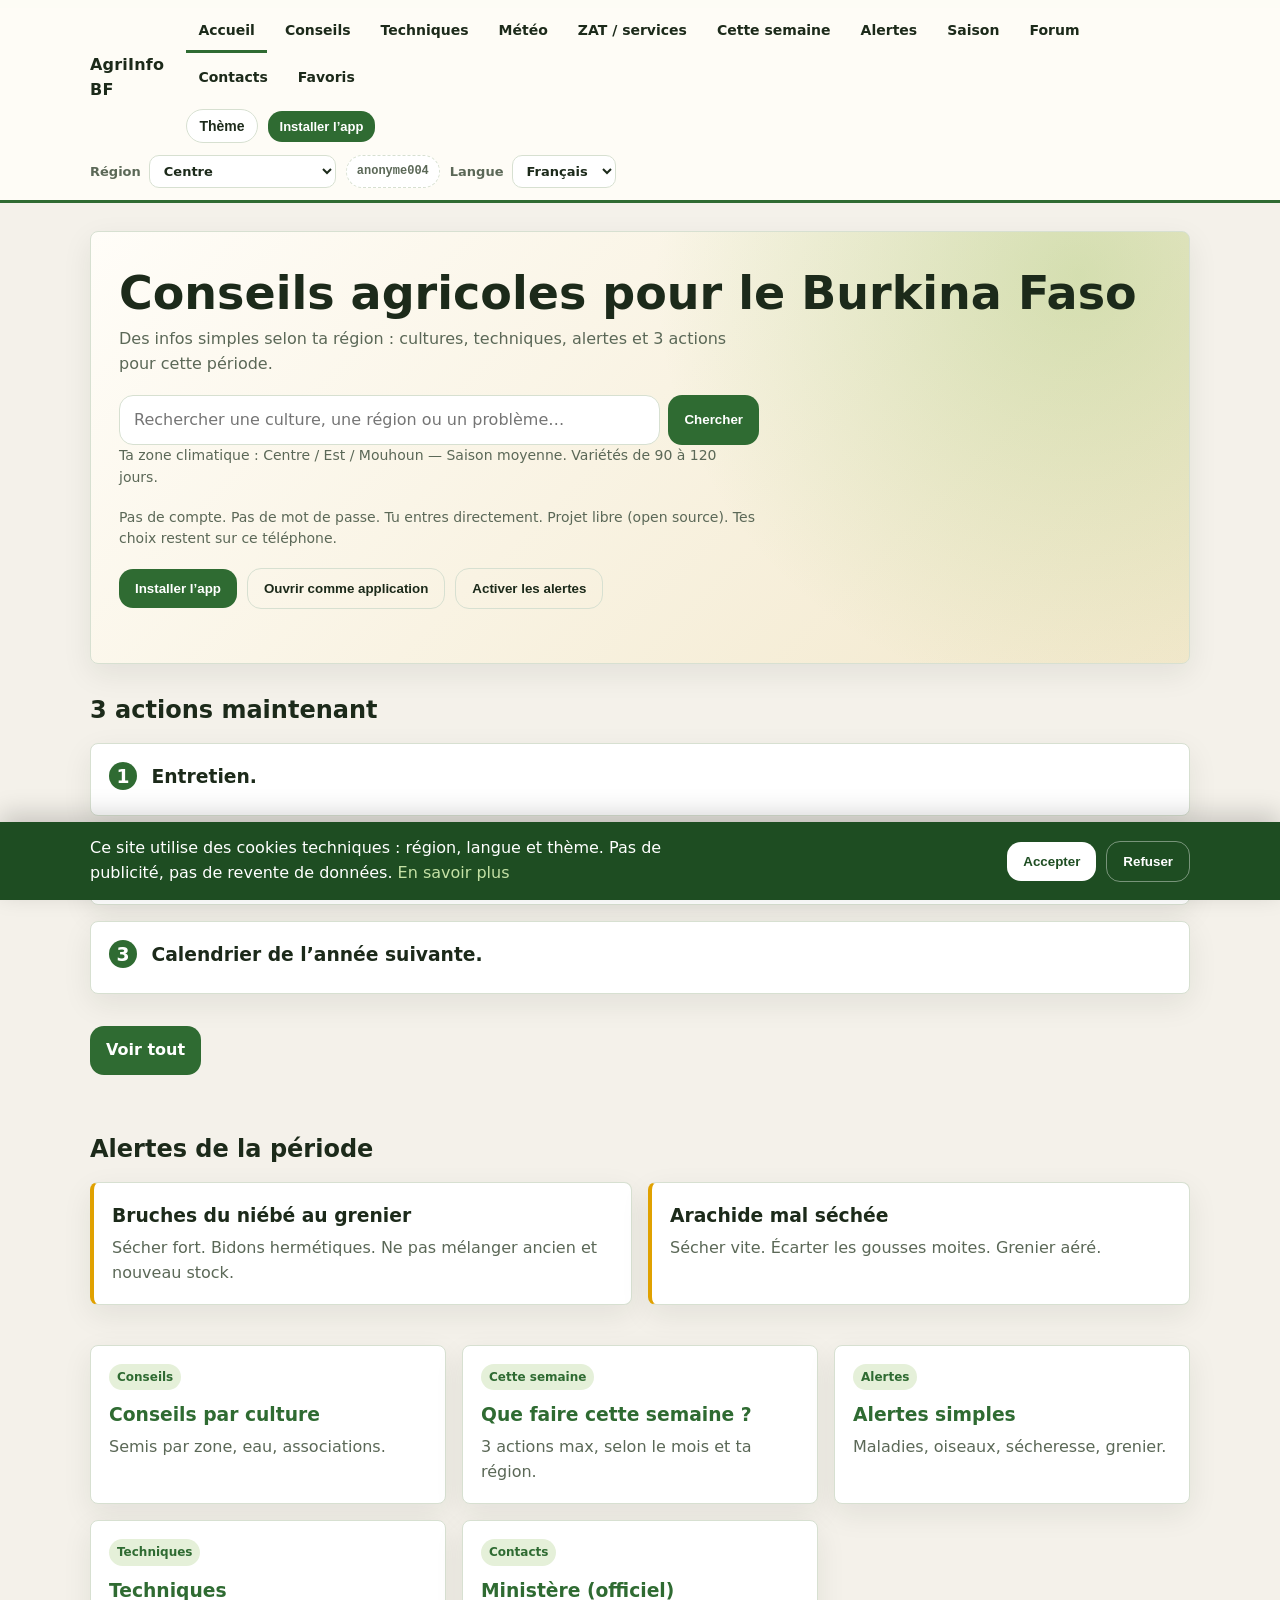
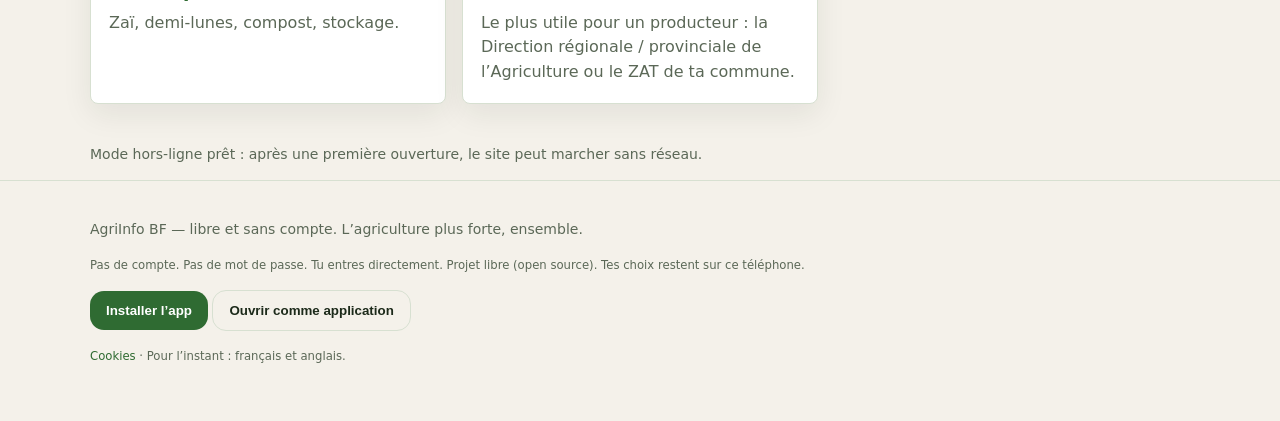
<file: index.html>
<!DOCTYPE html>
<html lang="fr">
<head>
  <meta charset="UTF-8" />
  <meta name="viewport" content="width=device-width, initial-scale=1" />
  <title>AgriInfo BF</title>
  <link rel="stylesheet" href="css/style.css" />
  <link rel="manifest" href="manifest.json" />
  <meta name="theme-color" content="#2f6b32" />
</head>
<body>
  <div id="header"></div>
  <main class="wrap">
    <section class="hero">
      <h1 id="heroTitre"></h1>
      <p id="heroTexte"></p>
      <form class="search" onsubmit="event.preventDefault(); AgriApp.search(document.getElementById('q').value)">
        <input id="q" />
        <button type="submit" id="btnSearch"></button>
      </form>
      <p class="note" id="zoneNote"></p>
      <p class="note" id="anonNote"></p>
      <p class="row" id="shellBtns"></p>
    </section>
    <section class="section">
      <h2 id="actTitle"></h2>
      <div id="actions" class="grid"></div>
    </section>
    <section class="section">
      <h2 id="alTitle"></h2>
      <div id="homeAlerts" class="grid cards-2"></div>
    </section>
    <section class="section grid cards-3" id="cards"></section>
    <p class="note" id="offline"></p>
  </main>
  <div id="footer"></div>
  <script src="js/i18n.js"></script>
  <script src="js/data.js"></script>
  <script src="js/app.js"></script>
  <script>
    document.getElementById("header").outerHTML = headerHTML();
    document.getElementById("footer").outerHTML = footerHTML();
    const t = (k) => AgriApp.t(k);
    const zone = AGRI.zones[AgriApp.zone()];
    document.getElementById("heroTitre").textContent = t("heroTitre");
    document.getElementById("heroTexte").textContent = t("heroTexte");
    document.getElementById("q").placeholder = t("searchPh");
    document.getElementById("btnSearch").textContent = t("chercher");
    document.getElementById("zoneNote").textContent = t("taZone") + " : " + zone.nom + " — " + zone.pluie;
    document.getElementById("anonNote").textContent = t("anonyme") + " " + t("openSource");
    document.getElementById("shellBtns").innerHTML = AgriApp.isApp()
      ? `<button class="btn" onclick="AgriApp.enableNotifs()">${t("activerNotifs")}</button>
         <button class="btn ghost" onclick="AgriApp.setShell('web')">${t("voirSite")}</button>`
      : `<button class="btn" onclick="AgriApp.installApp()">${t("installerApp")}</button>
         <button class="btn ghost" onclick="AgriApp.setShell('app')">${t("ouvrirApp")}</button>
         <button class="btn ghost" onclick="AgriApp.enableNotifs()">${t("activerNotifs")}</button>`;
    document.getElementById("offline").textContent = t("offlineOk");
    document.getElementById("actTitle").textContent = t("actionsJour");
    document.getElementById("alTitle").textContent = t("alertesDuMois");
    const month = new Date().getMonth();
    const zid = AgriApp.zone();
    document.getElementById("actions").innerHTML = AGRI.actions[zid][month].map((a, i) =>
      `<article class="card"><h3><span class="num">${i + 1}</span> ${a}</h3></article>`
    ).join("") + `<p><a class="btn" href="semaine.html">${t("voirTout")}</a></p>`;
    const cur = AGRI.alertes.filter((a) => a.quand.includes(month) && a.zones.includes(zid)).slice(0, 2);
    document.getElementById("homeAlerts").innerHTML = (cur.length ? cur : AGRI.alertes.slice(0, 2)).map((a) =>
      `<article class="card alert"><h3>${a.titre}</h3><p>${a.texte}</p></article>`
    ).join("");
    document.getElementById("cards").innerHTML = `
      <a class="card" href="conseils.html"><div class="tag">${t("conseils")}</div><h3>${t("cardCultures")}</h3><p>${t("cardCulturesTxt")}</p></a>
      <a class="card" href="semaine.html"><div class="tag">${t("semaine")}</div><h3>${t("cardSemaine")}</h3><p>${t("cardSemaineTxt")}</p></a>
      <a class="card" href="alertes.html"><div class="tag">${t("alertes")}</div><h3>${t("cardAlertes")}</h3><p>${t("cardAlertesTxt")}</p></a>
      <a class="card" href="techniques.html"><div class="tag">${t("techniques")}</div><h3>${t("cardTech")}</h3><p>${t("cardTechTxt")}</p></a>
      <a class="card" href="contacts.html"><div class="tag">${t("contacts")}</div><h3>${t("ministere")}</h3><p>${t("contactIntro")}</p></a>`;
  </script>
</body>
</html>
</file>
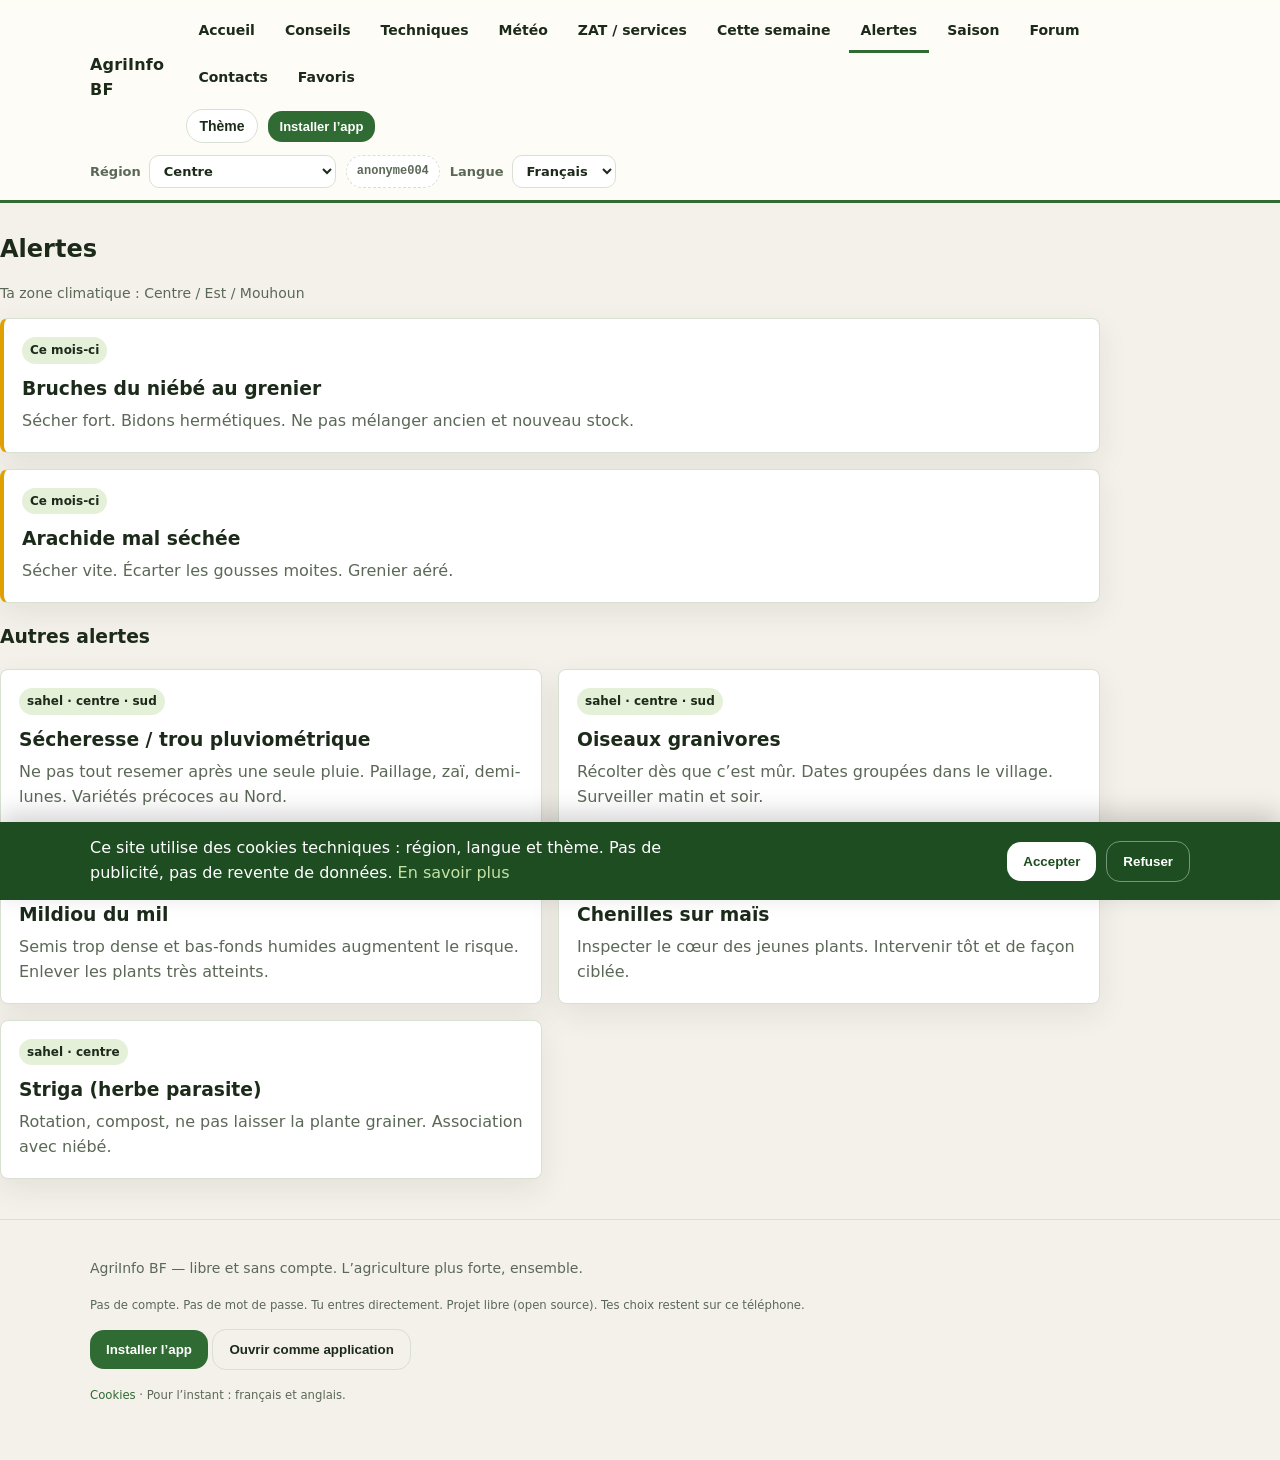
<file: alertes.html>
<!DOCTYPE html>
<html lang="fr">
<head>
  <meta charset="UTF-8" />
  <meta name="viewport" content="width=device-width, initial-scale=1" />
  <title>Alertes — AgriInfo BF</title>
  <link rel="stylesheet" href="css/style.css" />
  <link rel="manifest" href="manifest.json" />
</head>
<body>
  <div id="header"></div>
  <main class="wrap section">
    <h2 id="title"></h2>
    <p class="note" id="zoneNote"></p>
    <div id="now" class="grid"></div>
    <h3>Autres alertes</h3>
    <div id="all" class="grid cards-2"></div>
  </main>
  <div id="footer"></div>
  <script src="js/i18n.js"></script>
  <script src="js/data.js"></script>
  <script src="js/app.js"></script>
  <script>
    document.getElementById("header").outerHTML = headerHTML();
    document.getElementById("footer").outerHTML = footerHTML();
    const t = (k) => AgriApp.t(k);
    const month = new Date().getMonth();
    const zone = AgriApp.zone();
    document.getElementById("title").textContent = t("alertes");
    document.getElementById("zoneNote").textContent = t("taZone") + " : " + AGRI.zones[zone].nom;
    const current = AGRI.alertes.filter((a) => a.quand.includes(month) && a.zones.includes(zone));
    const others = AGRI.alertes.filter((a) => !current.includes(a));
    const card = (a, hot) => `<article class="card ${hot ? "alert" : ""}"><div class="tag">${hot ? t("ceMois") : a.zones.join(" · ")}</div><h3>${a.titre}</h3><p>${a.texte}</p></article>`;
    document.getElementById("now").innerHTML = current.length ? current.map((a) => card(a, true)).join("") : `<article class="card"><p>Pas d alerte listée pour ce mois dans ta zone.</p></article>`;
    document.getElementById("all").innerHTML = others.map((a) => card(a, false)).join("");
  </script>
</body>
</html>
</file>
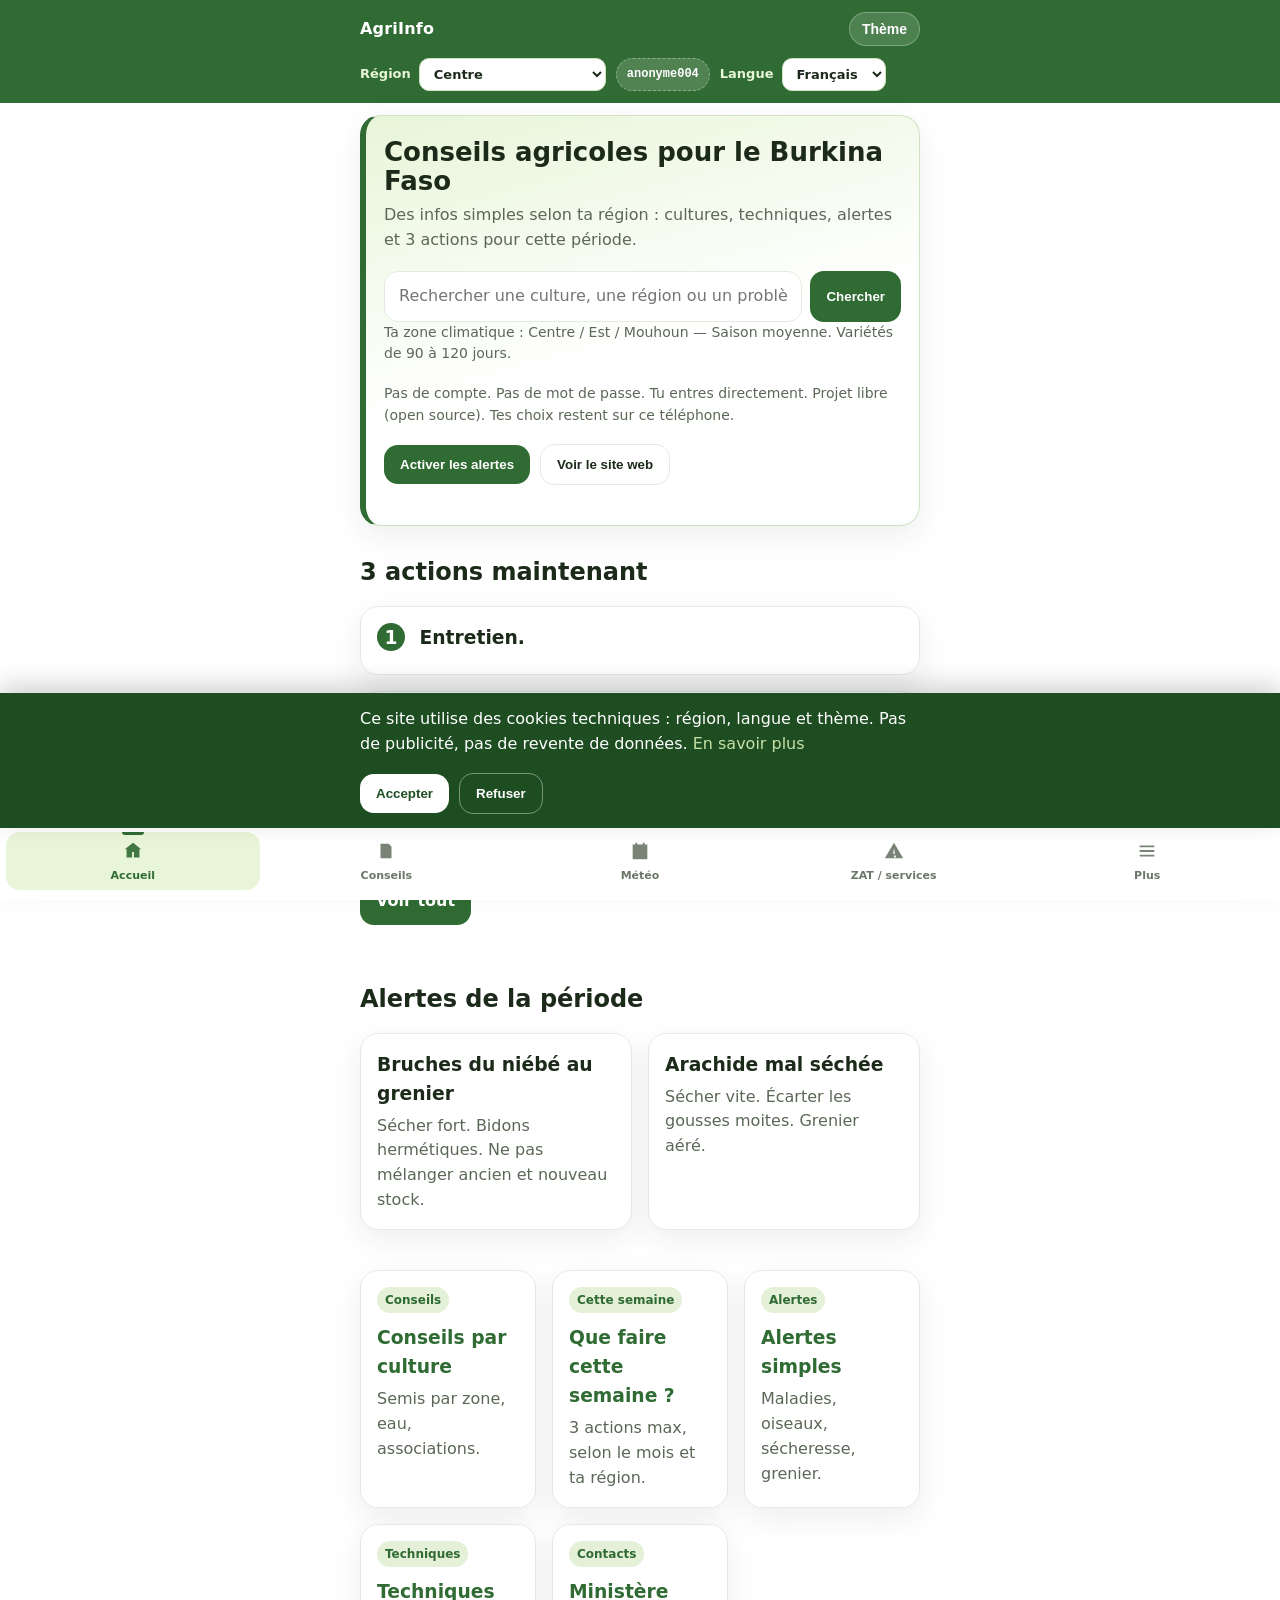
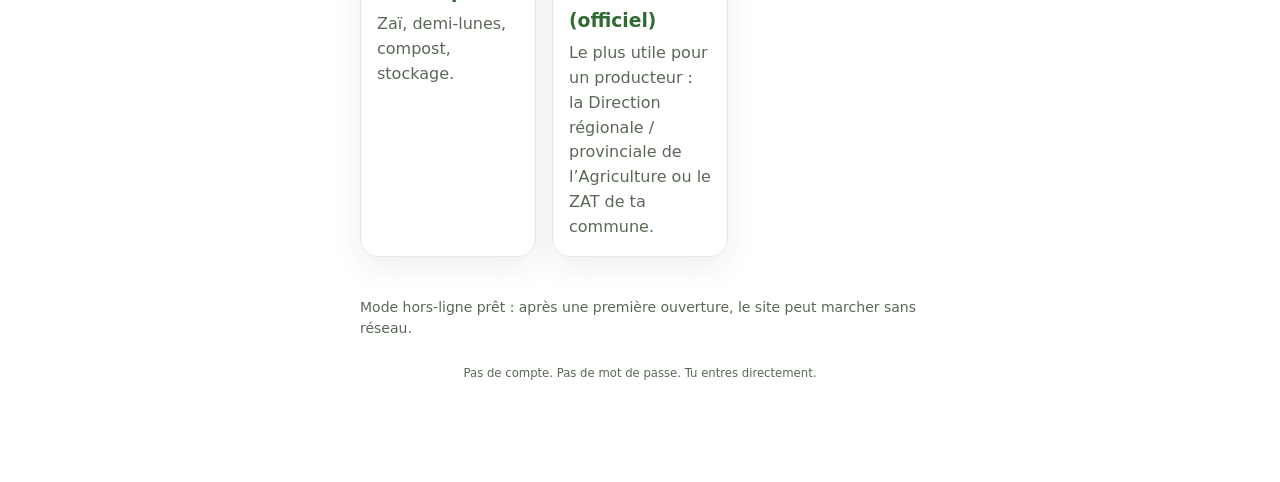
<file: app.html>
<!DOCTYPE html>
<html lang="fr">
<head>
  <meta charset="UTF-8" />
  <meta name="viewport" content="width=device-width, initial-scale=1, viewport-fit=cover" />
  <title>AgriInfo BF — App</title>
  <link rel="manifest" href="manifest.json" />
  <meta name="theme-color" content="#1e4d22" />
  <script>
    localStorage.setItem("agri-shell", "app");
    location.replace("index.html");
  </script>
</head>
<body>
  <p>Ouverture de l’application…</p>
</body>
</html>
</file>
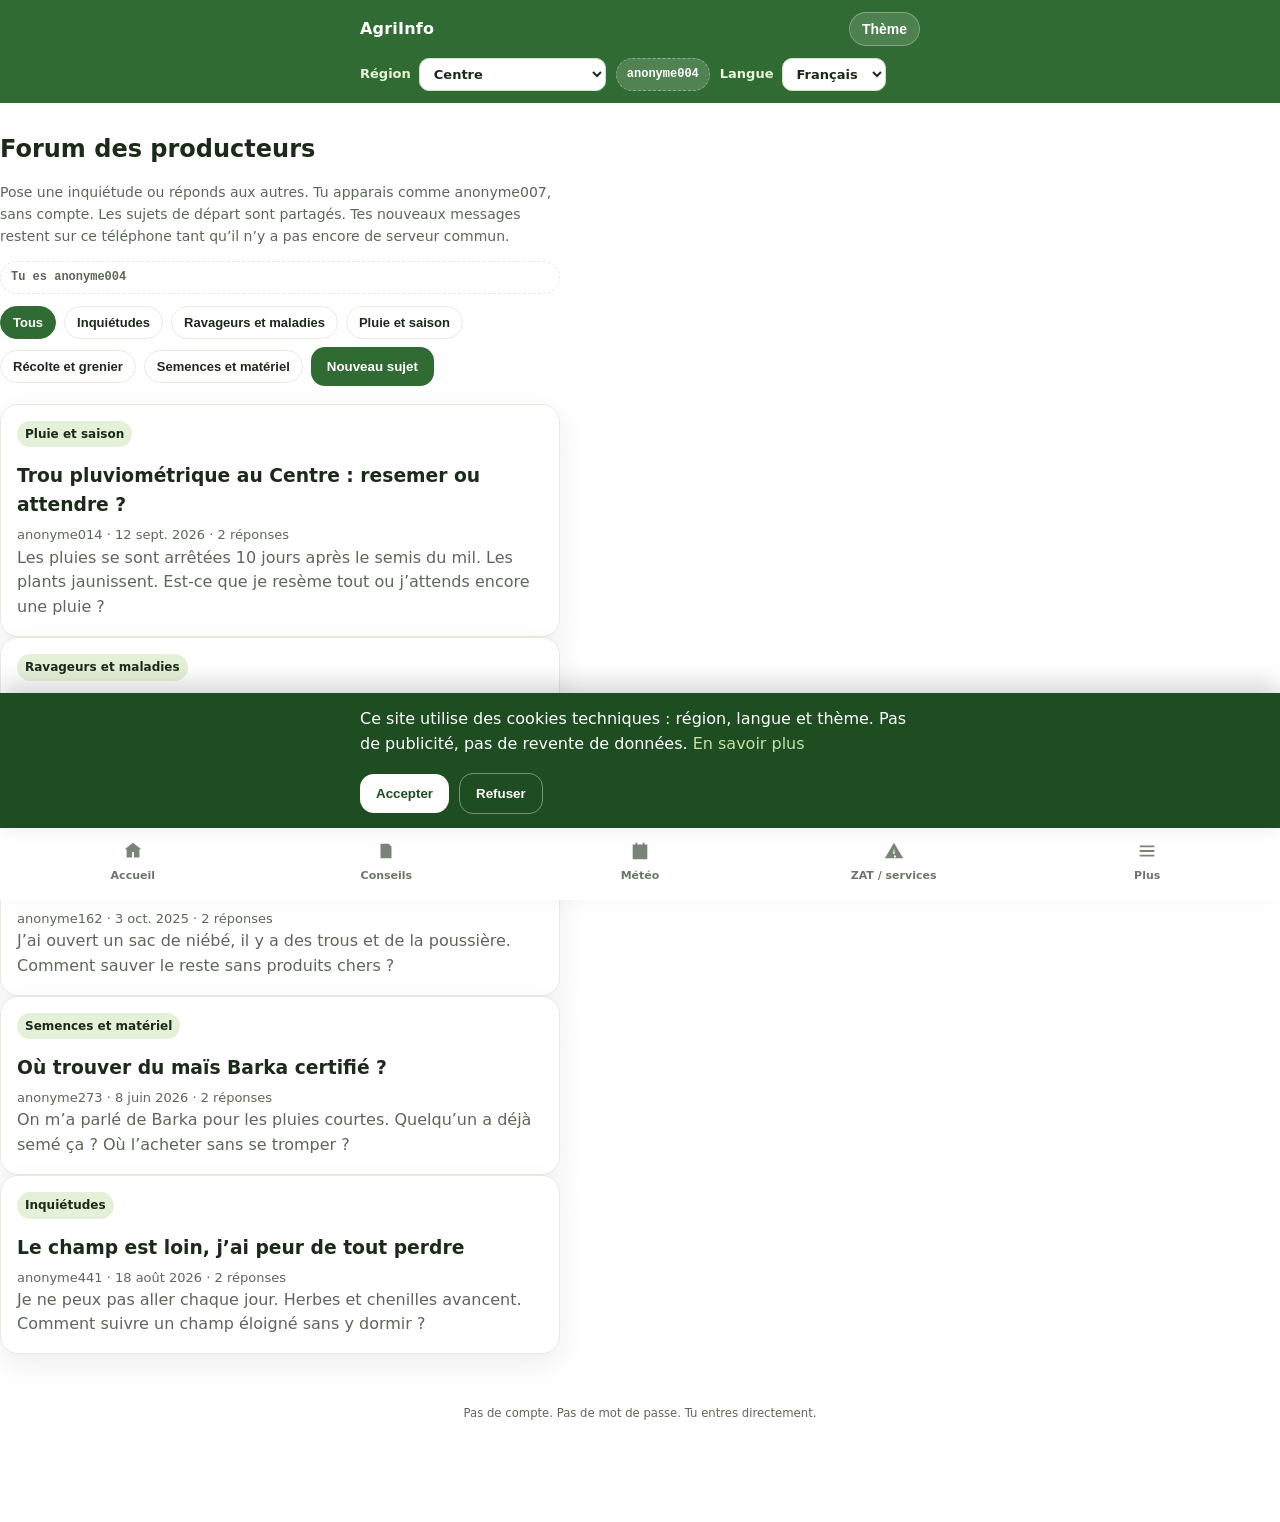
<file: communaute.html>
<!DOCTYPE html>
<html lang="fr">
<head>
  <meta charset="UTF-8" />
  <meta name="viewport" content="width=device-width, initial-scale=1, viewport-fit=cover" />
  <title>Forum — AgriInfo BF</title>
  <link rel="stylesheet" href="css/style.css" />
  <link rel="manifest" href="manifest.json" />
</head>
<body>
  <div id="header"></div>
  <main class="wrap section">
    <h2 id="title"></h2>
    <p class="note" id="note"></p>
    <p class="anon-chip" id="me"></p>
    <div id="cats" class="row forum-cats"></div>
    <div id="view"></div>
  </main>
  <div id="footer"></div>
  <script src="js/i18n.js"></script>
  <script src="js/data.js"></script>
  <script src="js/app.js"></script>
  <script>
    document.getElementById("header").outerHTML = headerHTML();
    document.getElementById("footer").outerHTML = footerHTML();
    const t = (k) => AgriApp.t(k);
    const me = AgriApp.anonId();
    document.getElementById("title").textContent = t("forum");
    document.getElementById("note").textContent = t("forumNote");
    document.getElementById("me").textContent = t("tuEs") + " " + me;

    const LOCAL = "agri-forum";
    function localData() {
      return JSON.parse(localStorage.getItem(LOCAL) || '{"sujets":[],"reponses":{}}');
    }
    function saveLocal(d) { localStorage.setItem(LOCAL, JSON.stringify(d)); }

    function allSujets() {
      const extra = localData().sujets || [];
      return AGRI.forum.concat(extra);
    }
    function reponsesDe(id) {
      const base = (AGRI.forum.find((s) => s.id === id) || {}).reponses || [];
      const extra = (localData().reponses || {})[id] || [];
      return base.concat(extra);
    }
    function catNom(id) {
      return (AGRI.forumCats.find((c) => c.id === id) || {}).nom || id;
    }

    const params = new URLSearchParams(location.search);
    let filtre = params.get("cat") || "tous";
    const ouvert = params.get("sujet");

    function catsBar() {
      const items = [{ id: "tous", nom: t("tous") }].concat(AGRI.forumCats);
      document.getElementById("cats").innerHTML = items.map((c) =>
        `<button class="chip ${c.id === filtre ? "on" : ""}" onclick="location.href='communaute.html?cat=${c.id}'">${c.nom}</button>`
      ).join("") + `<button class="btn" onclick="nouveau()">${t("nouveauSujet")}</button>`;
    }

    function liste() {
      const list = allSujets().filter((s) => filtre === "tous" || s.cat === filtre);
      document.getElementById("view").innerHTML = list.map((s) => {
        const n = reponsesDe(s.id).length;
        return `<a class="card forum-item" href="communaute.html?sujet=${s.id}">
          <div class="tag">${catNom(s.cat)}</div>
          <h3>${s.titre}</h3>
          <p class="meta">${s.auteur} · ${s.date} · ${n} ${t("reponses")}</p>
          <p>${s.texte}</p>
        </a>`;
      }).join("") || `<p class="note">${t("aucunMsg")}</p>`;
    }

    function sujet() {
      const s = allSujets().find((x) => x.id === ouvert);
      if (!s) { liste(); return; }
      document.getElementById("cats").innerHTML = `<a class="btn ghost" href="communaute.html">${t("retourForum")}</a>`;
      const reps = reponsesDe(s.id).map((r) => `
        <article class="post">
          <div class="meta"><strong>${r.auteur}</strong> · ${r.date}</div>
          <p>${r.texte}</p>
        </article>`).join("");
      document.getElementById("view").innerHTML = `
        <article class="card">
          <div class="tag">${catNom(s.cat)}</div>
          <h3>${s.titre}</h3>
          <p class="meta">${s.auteur} · ${s.date}</p>
          <p>${s.texte}</p>
        </article>
        <h3>${t("reponses")}</h3>
        ${reps || `<p class="note">${t("aucuneReponse")}</p>`}
        <article class="card">
          <h3>${t("repondre")} · ${me}</h3>
          <textarea id="rep" rows="4" class="field" placeholder="${t("inquietudePh")}"></textarea>
          <p><button class="btn" onclick="repondre('${s.id}')">${t("envoyer")}</button></p>
        </article>`;
    }

    window.nouveau = function () {
      document.getElementById("cats").innerHTML = `<a class="btn ghost" href="communaute.html">${t("retourForum")}</a>`;
      const opts = AGRI.forumCats.map((c) => `<option value="${c.id}">${c.nom}</option>`).join("");
      document.getElementById("view").innerHTML = `
        <article class="card">
          <h3>${t("nouveauSujet")}</h3>
          <p class="note">${t("tuEs")} ${me}</p>
          <label>${t("categorie")}<select id="ncat">${opts}</select></label>
          <input class="field" id="ntitre" placeholder="${t("titreSujet")}" />
          <textarea id="ntexte" rows="5" class="field" placeholder="${t("inquietudePh")}"></textarea>
          <p><button class="btn" onclick="creer()">${t("envoyer")}</button></p>
        </article>`;
    };

    window.creer = function () {
      const titre = document.getElementById("ntitre").value.trim();
      const texte = document.getElementById("ntexte").value.trim();
      if (!titre || !texte) return;
      const d = localData();
      const id = "l" + Date.now();
      d.sujets.push({
        id, cat: document.getElementById("ncat").value, titre, texte,
        auteur: me, date: new Date().toLocaleDateString("fr-FR")
      });
      saveLocal(d);
      location.href = "communaute.html?sujet=" + id;
    };

    window.repondre = function (id) {
      const texte = document.getElementById("rep").value.trim();
      if (!texte) return;
      const d = localData();
      d.reponses[id] = d.reponses[id] || [];
      d.reponses[id].push({ auteur: me, texte, date: new Date().toLocaleString("fr-FR") });
      saveLocal(d);
      location.href = "communaute.html?sujet=" + id;
    };

    catsBar();
    if (ouvert) sujet();
    else liste();
  </script>
</body>
</html>
</file>
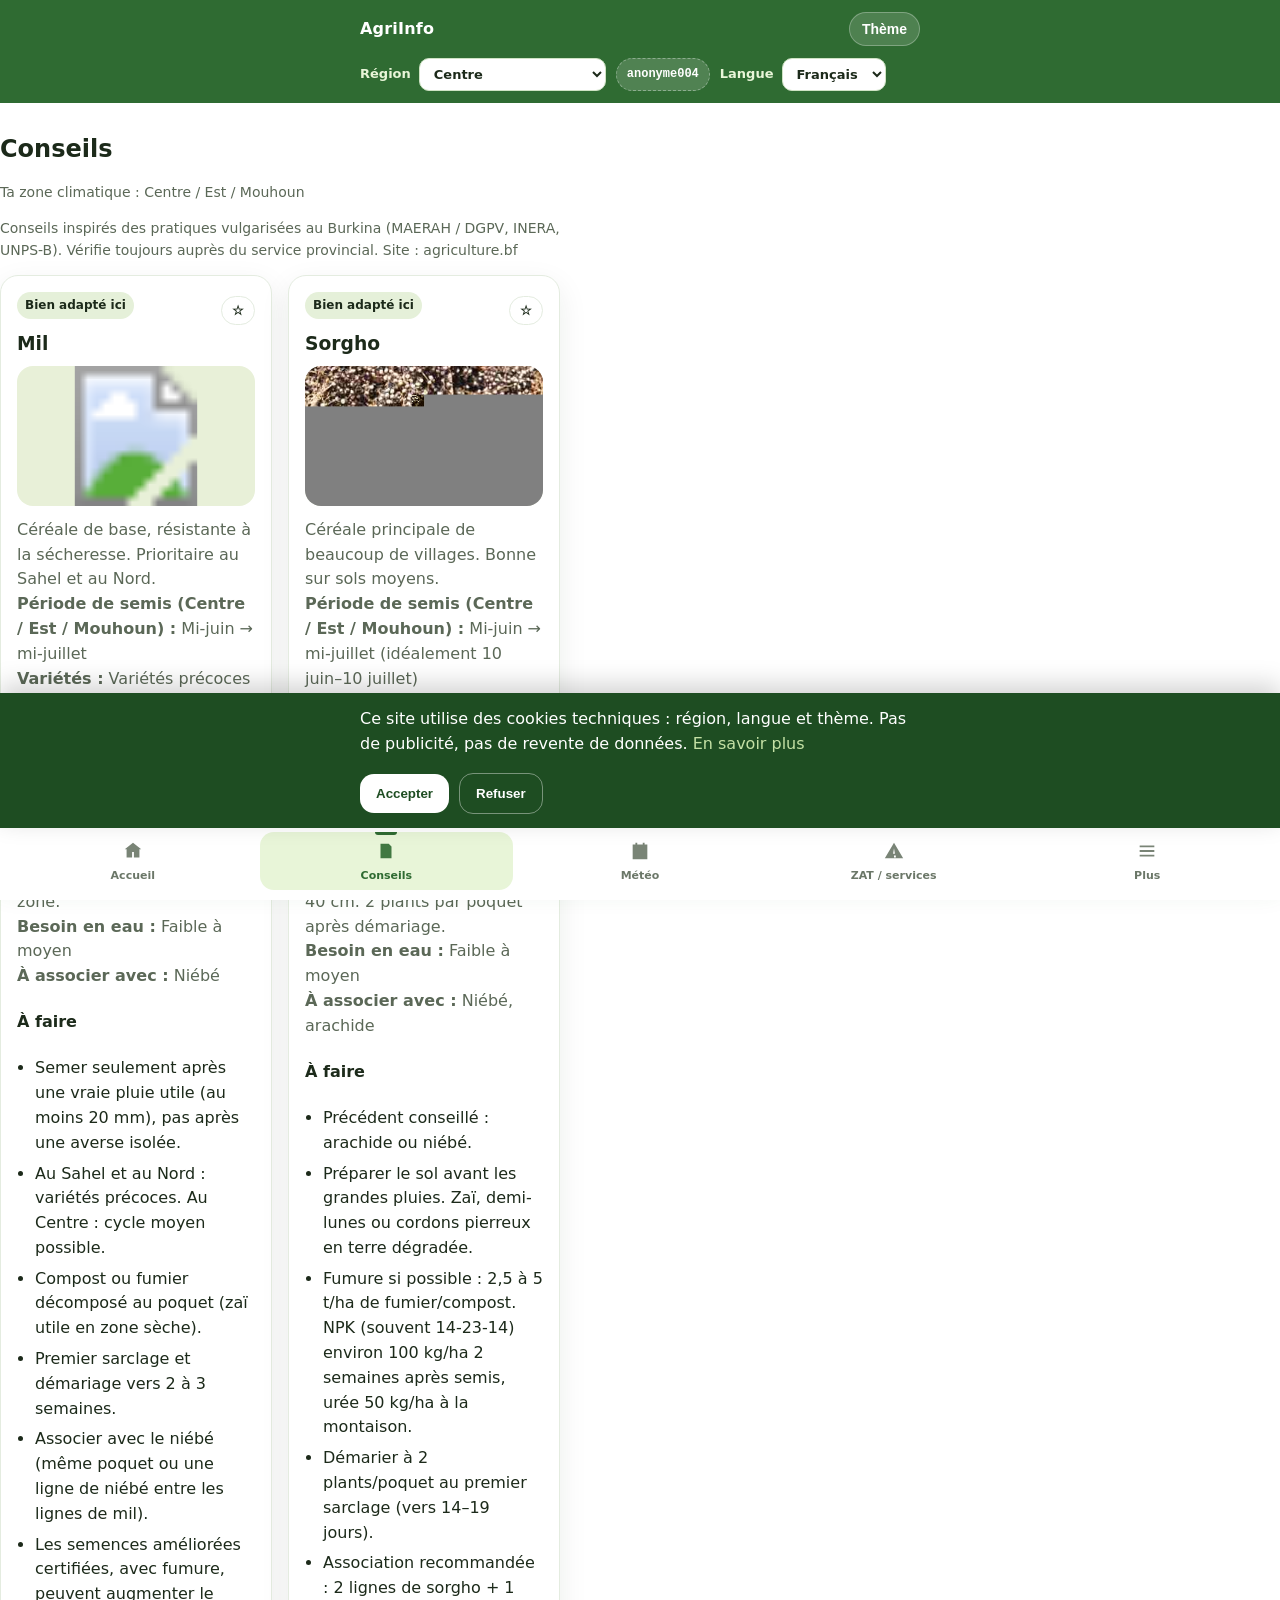
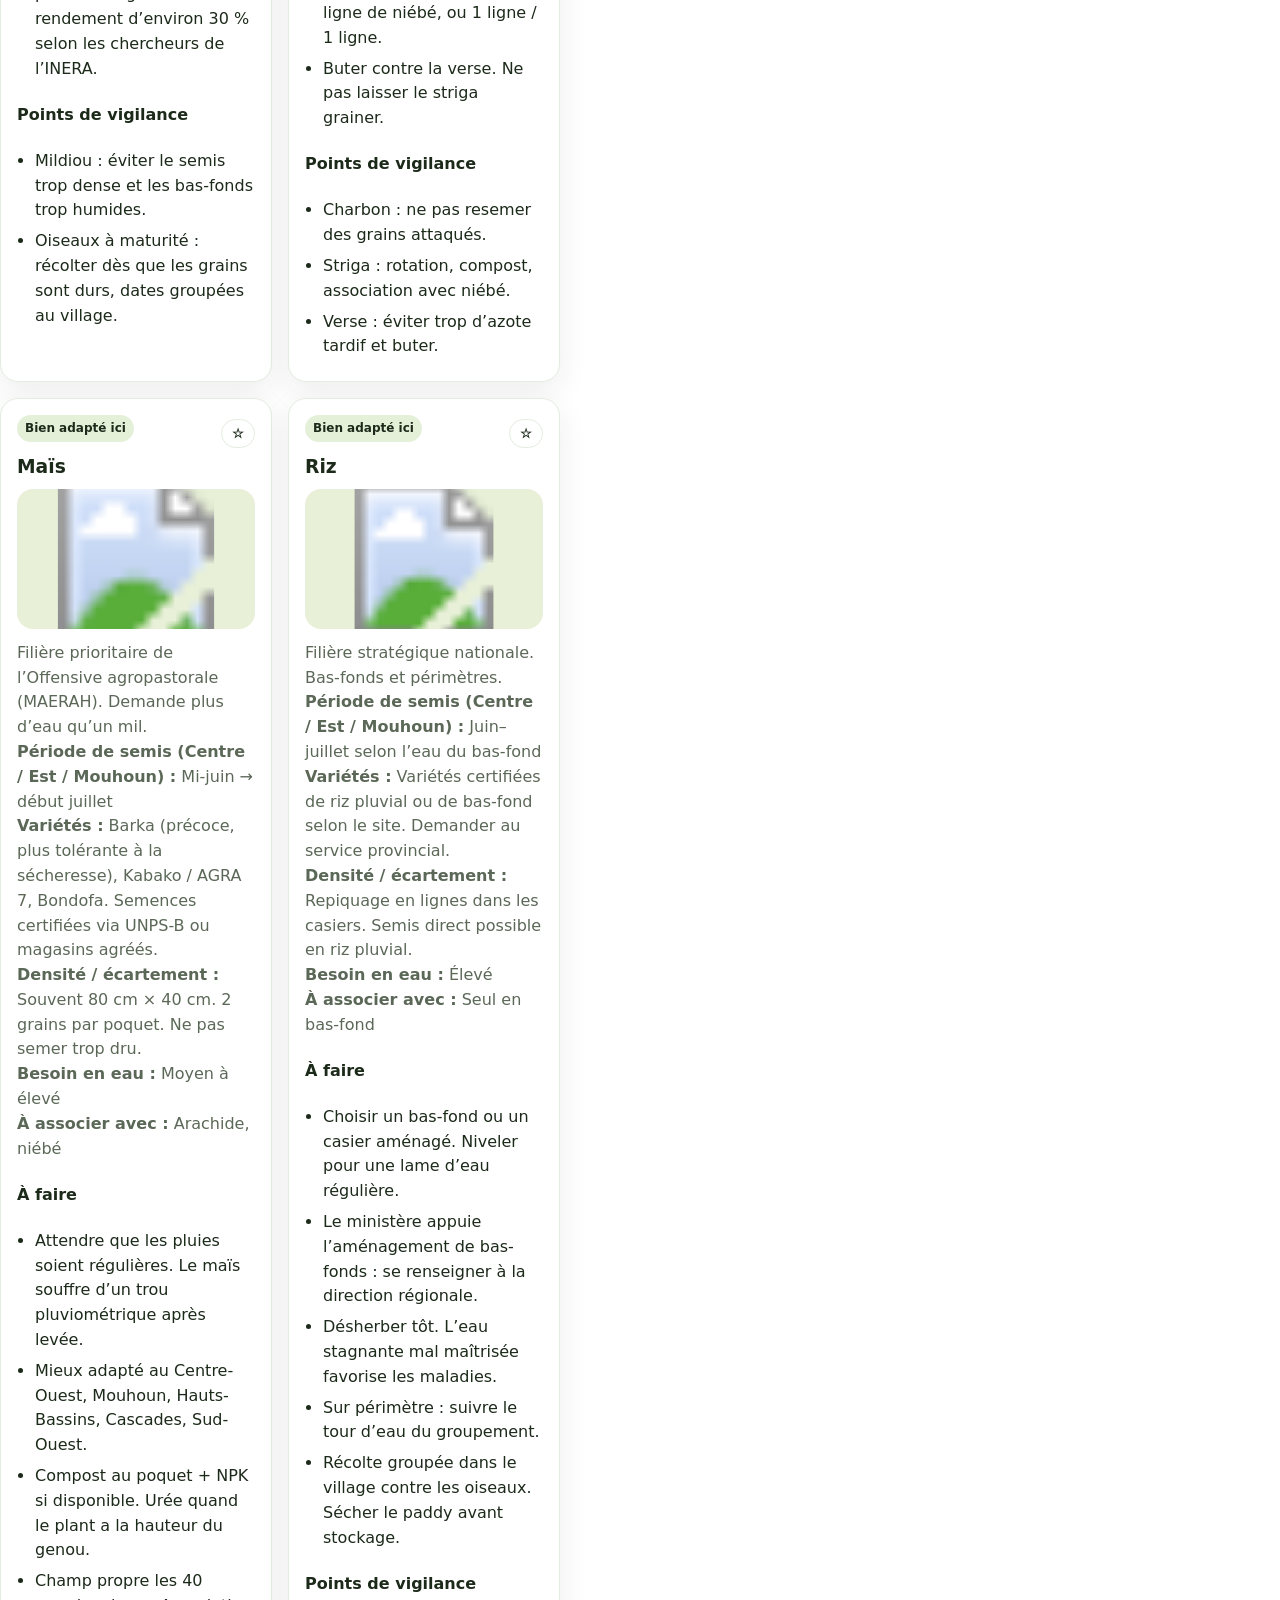
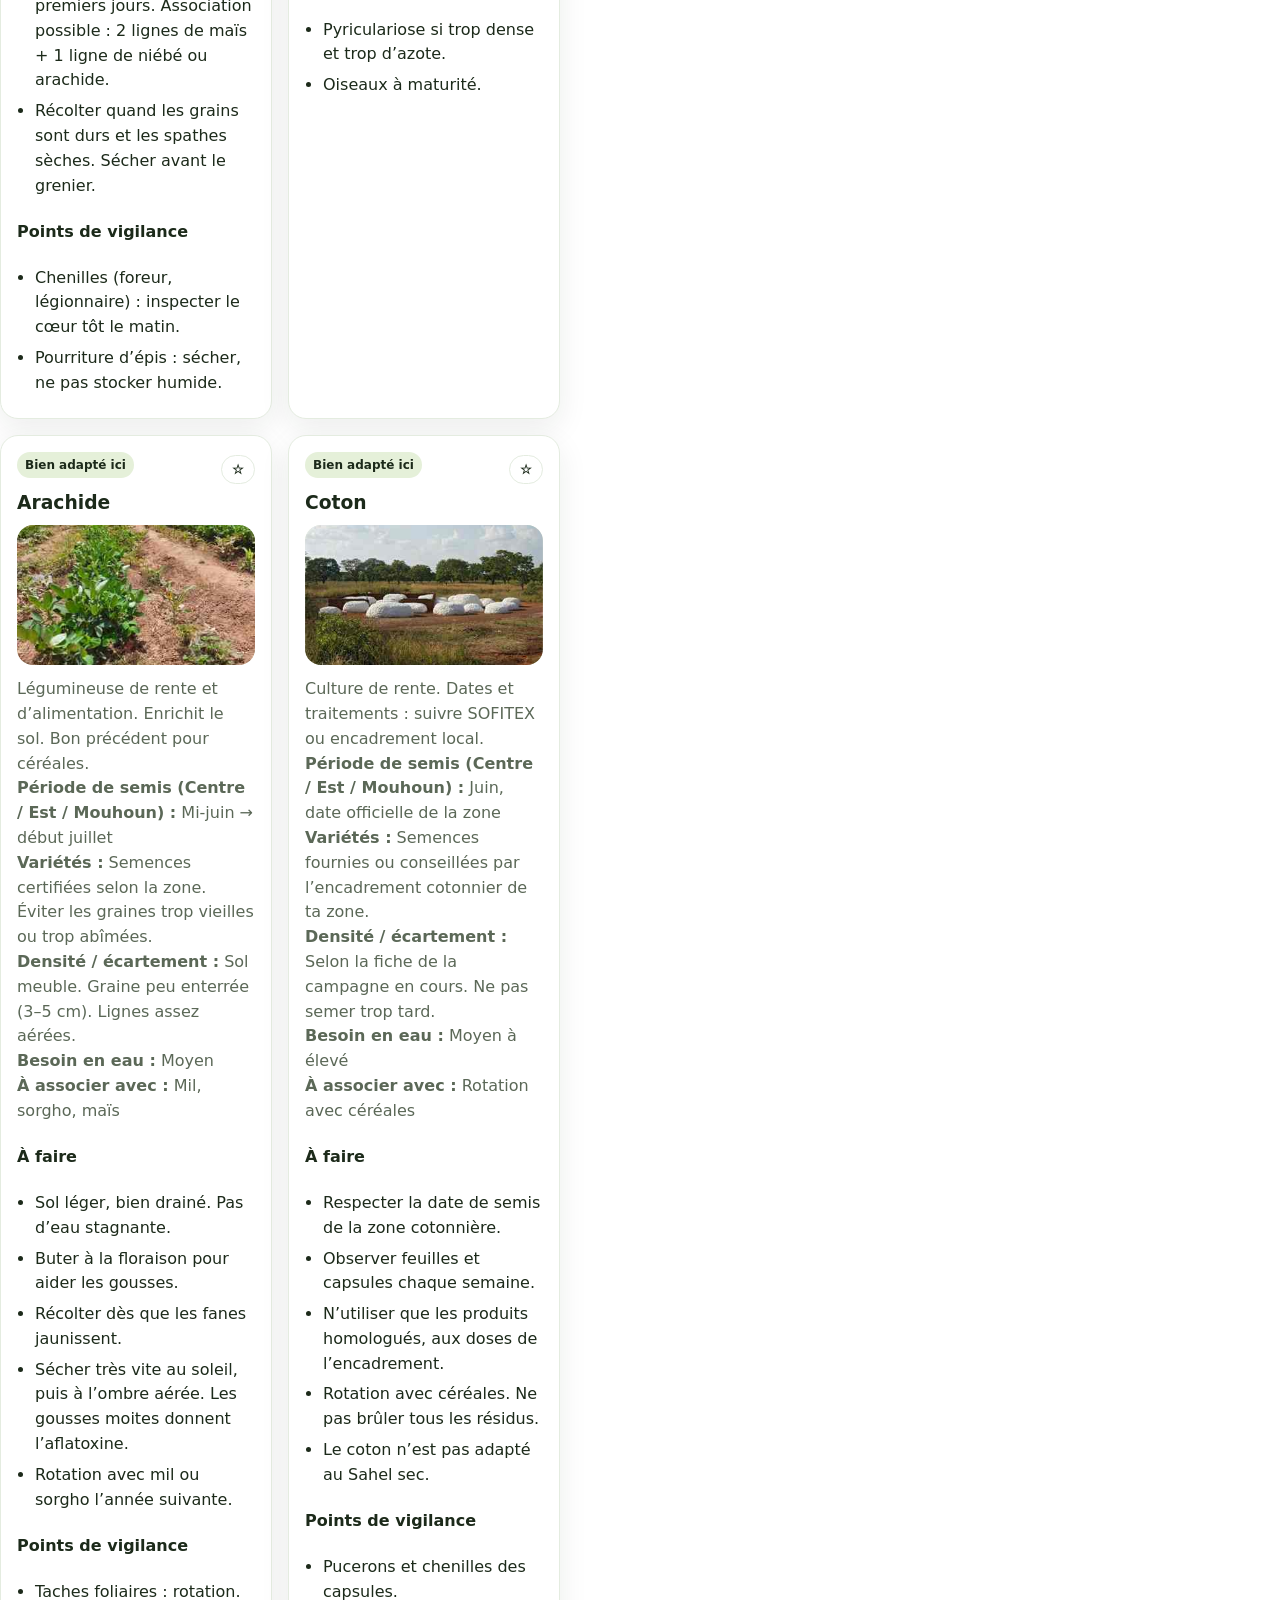
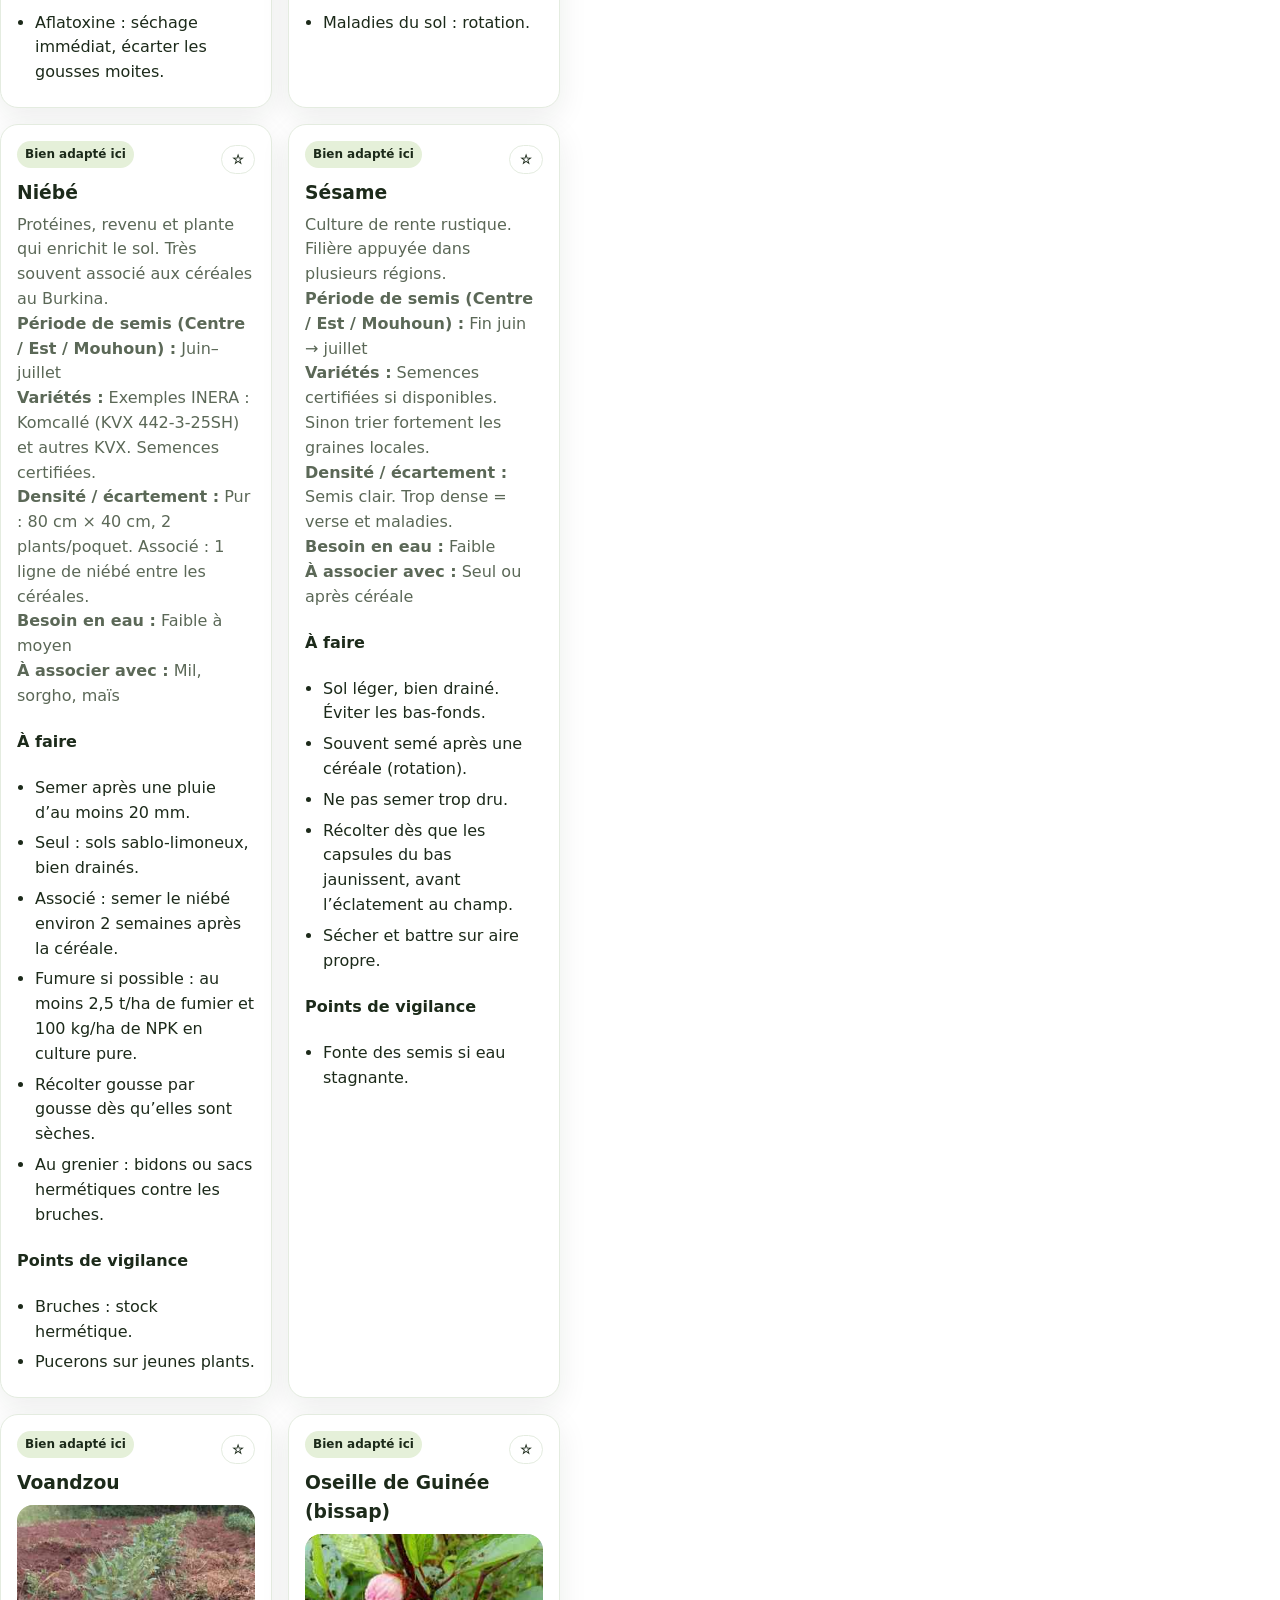
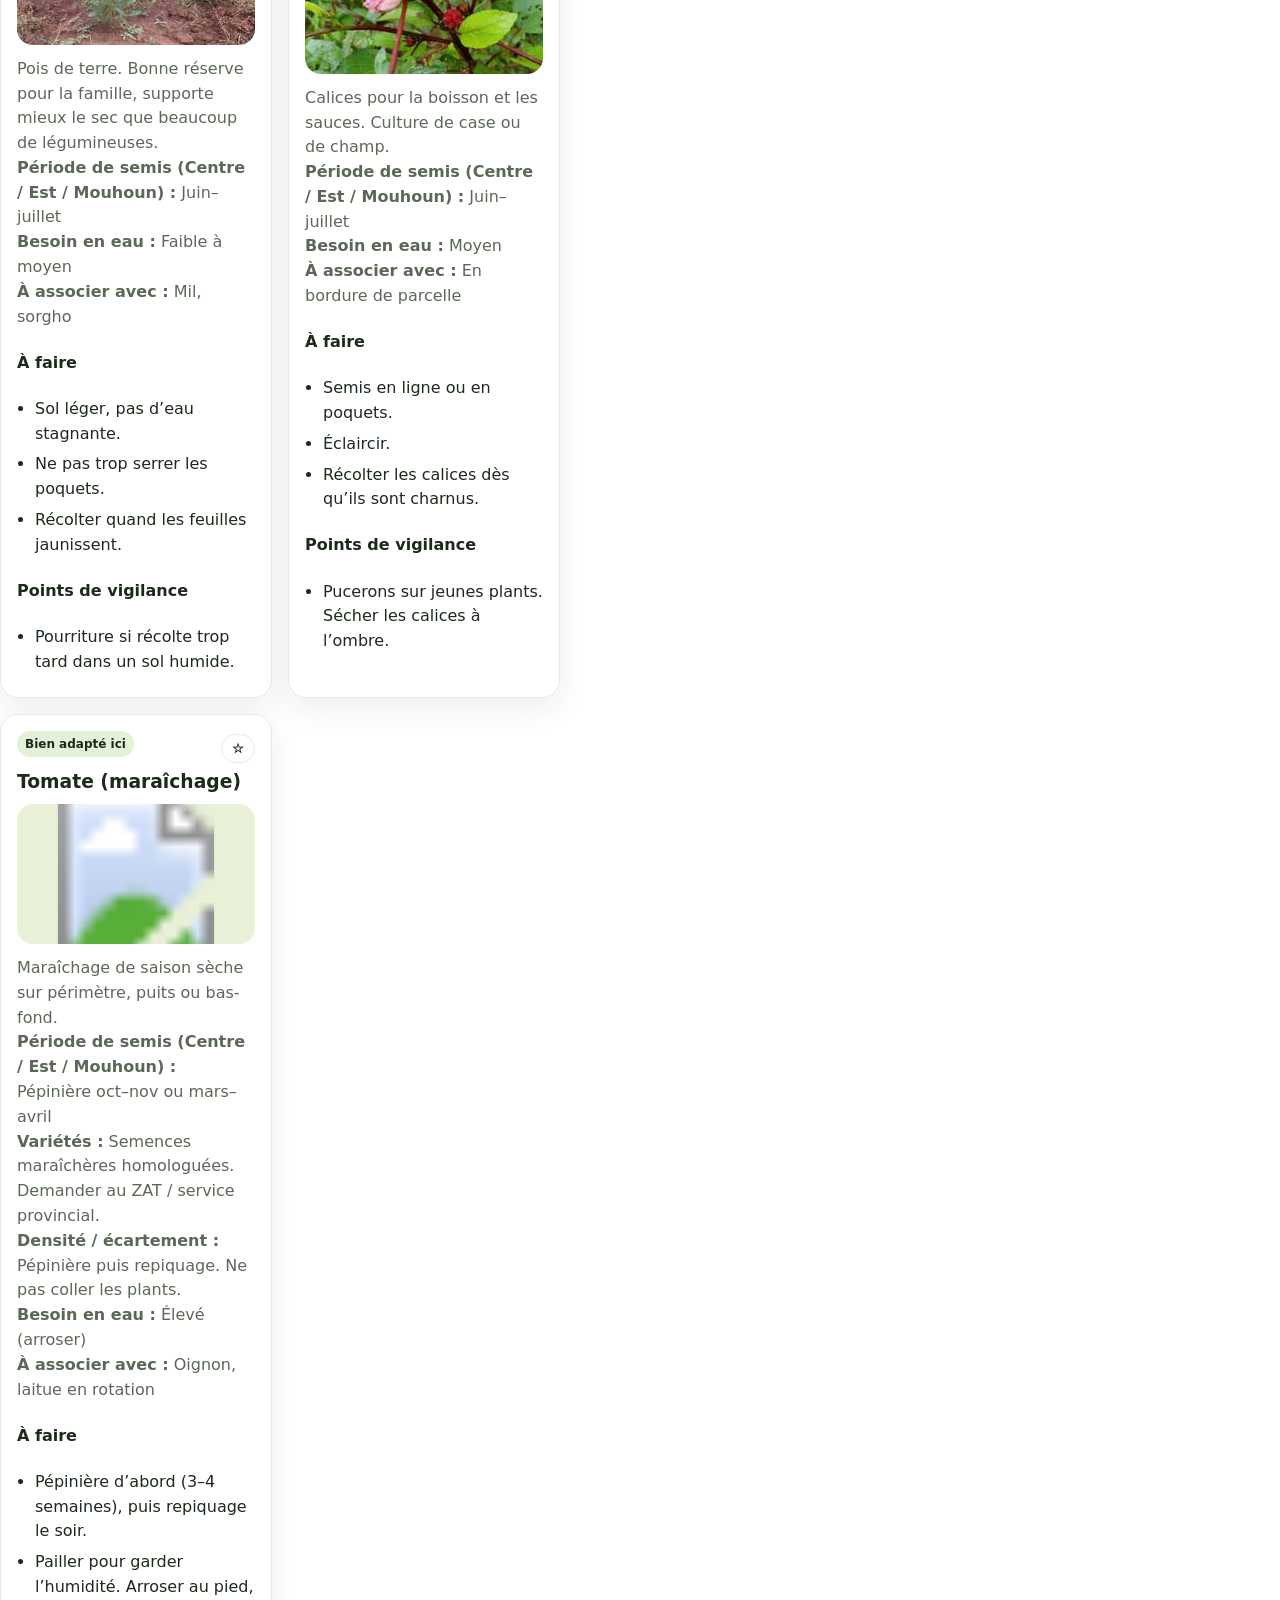
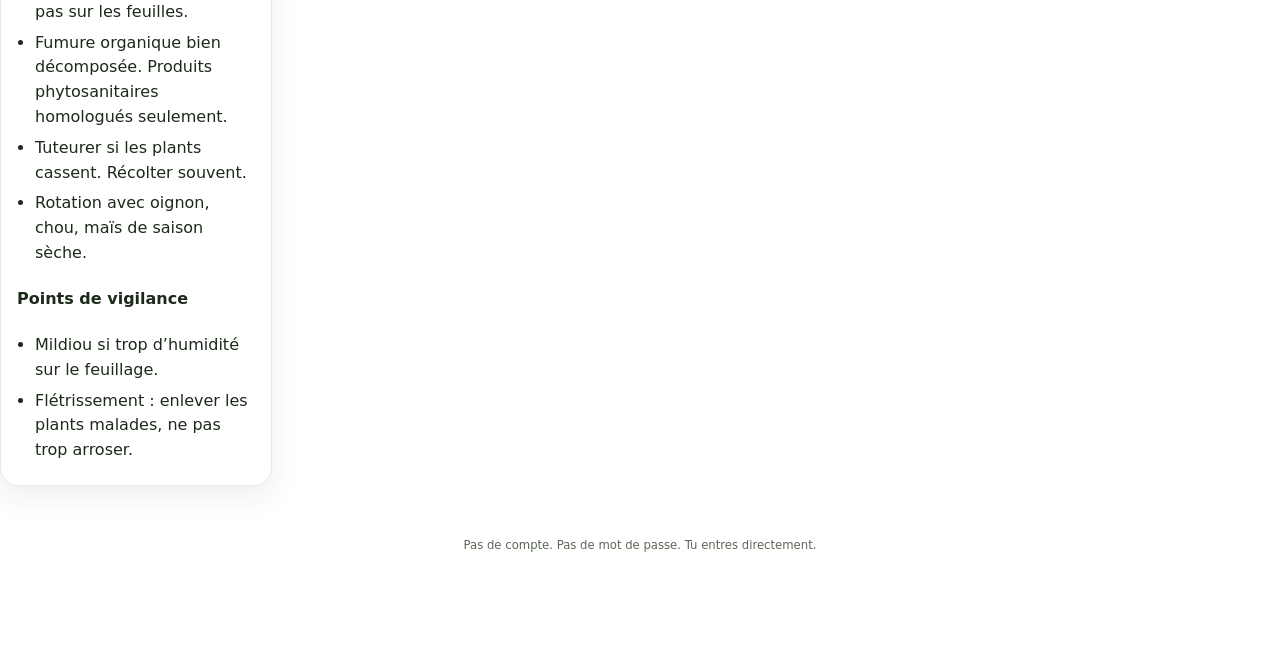
<file: conseils.html>
<!DOCTYPE html>
<html lang="fr">
<head>
  <meta charset="UTF-8" />
  <meta name="viewport" content="width=device-width, initial-scale=1" />
  <title>Conseils — AgriInfo BF</title>
  <link rel="stylesheet" href="css/style.css" />
  <link rel="manifest" href="manifest.json" />
</head>
<body>
  <div id="header"></div>
  <main class="wrap section">
    <h2 id="title"></h2>
    <p class="note" id="zoneNote"></p>
    <p class="note" id="srcNote"></p>
    <div id="list" class="grid cards-2"></div>
  </main>
  <div id="footer"></div>
  <script src="js/i18n.js"></script>
  <script src="js/data.js"></script>
  <script src="js/app.js"></script>
  <script>
    document.getElementById("header").outerHTML = headerHTML();
    document.getElementById("footer").outerHTML = footerHTML();
    const t = (k) => AgriApp.t(k);
    const zone = AgriApp.zone();
    document.getElementById("title").textContent = t("conseils");
    document.getElementById("zoneNote").textContent = t("taZone") + " : " + AGRI.zones[zone].nom;
    document.getElementById("srcNote").innerHTML = t("sourceOfficielle");
    const q = (new URLSearchParams(location.search).get("q") || "").toLowerCase();
    const list = AGRI.cultures.filter((c) => {
      if (!q) return true;
      return [c.nom, c.regions, c.resume, c.eau, c.associer, ...(c.conseils||[]), ...(c.maladies||[])].join(" ").toLowerCase().includes(q);
    }).sort((a, b) => {
      const az = (a.adapte || []).includes(zone) ? 0 : 1;
      const bz = (b.adapte || []).includes(zone) ? 0 : 1;
      return az - bz;
    });
    document.getElementById("list").innerHTML = list.length ? list.map((c) => `
      <article class="card" id="${c.id}">
        <div class="row">
          <div class="tag">${(c.adapte || []).includes(zone) ? t("adapteIci") : t("moinsAdapte")}</div>
          <button class="fav" data-fav="${c.id}" onclick="AgriApp.toggleFav('${c.id}')">${AgriApp.isFav(c.id) ? "\u2605" : "\u2606"}</button>
        </div>
        <h3>${c.nom}</h3>
        <img class="fiche-img" src="${AgriApp.img(c.id)}" alt="${c.nom}" onerror="this.remove()" />
        <p>${c.resume}</p>
        <p><strong>${t("semences")} (${AGRI.zones[zone].nom}) :</strong> ${c.semis[zone]}</p>
        ${c.varietes ? `<p><strong>${t("varietes")} :</strong> ${c.varietes}</p>` : ""}
        ${c.densite ? `<p><strong>${t("densite")} :</strong> ${c.densite}</p>` : ""}
        <p><strong>${t("eau")} :</strong> ${c.eau}</p>
        <p><strong>${t("associer")} :</strong> ${c.associer}</p>
        <h4>${t("aFaire")}</h4>
        <ul class="list">${c.conseils.map((x) => `<li>${x}</li>`).join("")}</ul>
        <h4>${t("vigilance")}</h4>
        <ul class="list">${c.maladies.map((x) => `<li>${x}</li>`).join("")}</ul>
      </article>`).join("") : `<div class="card">${t("aucunResultat")}</div>`;
  </script>
</body>
</html>
</file>
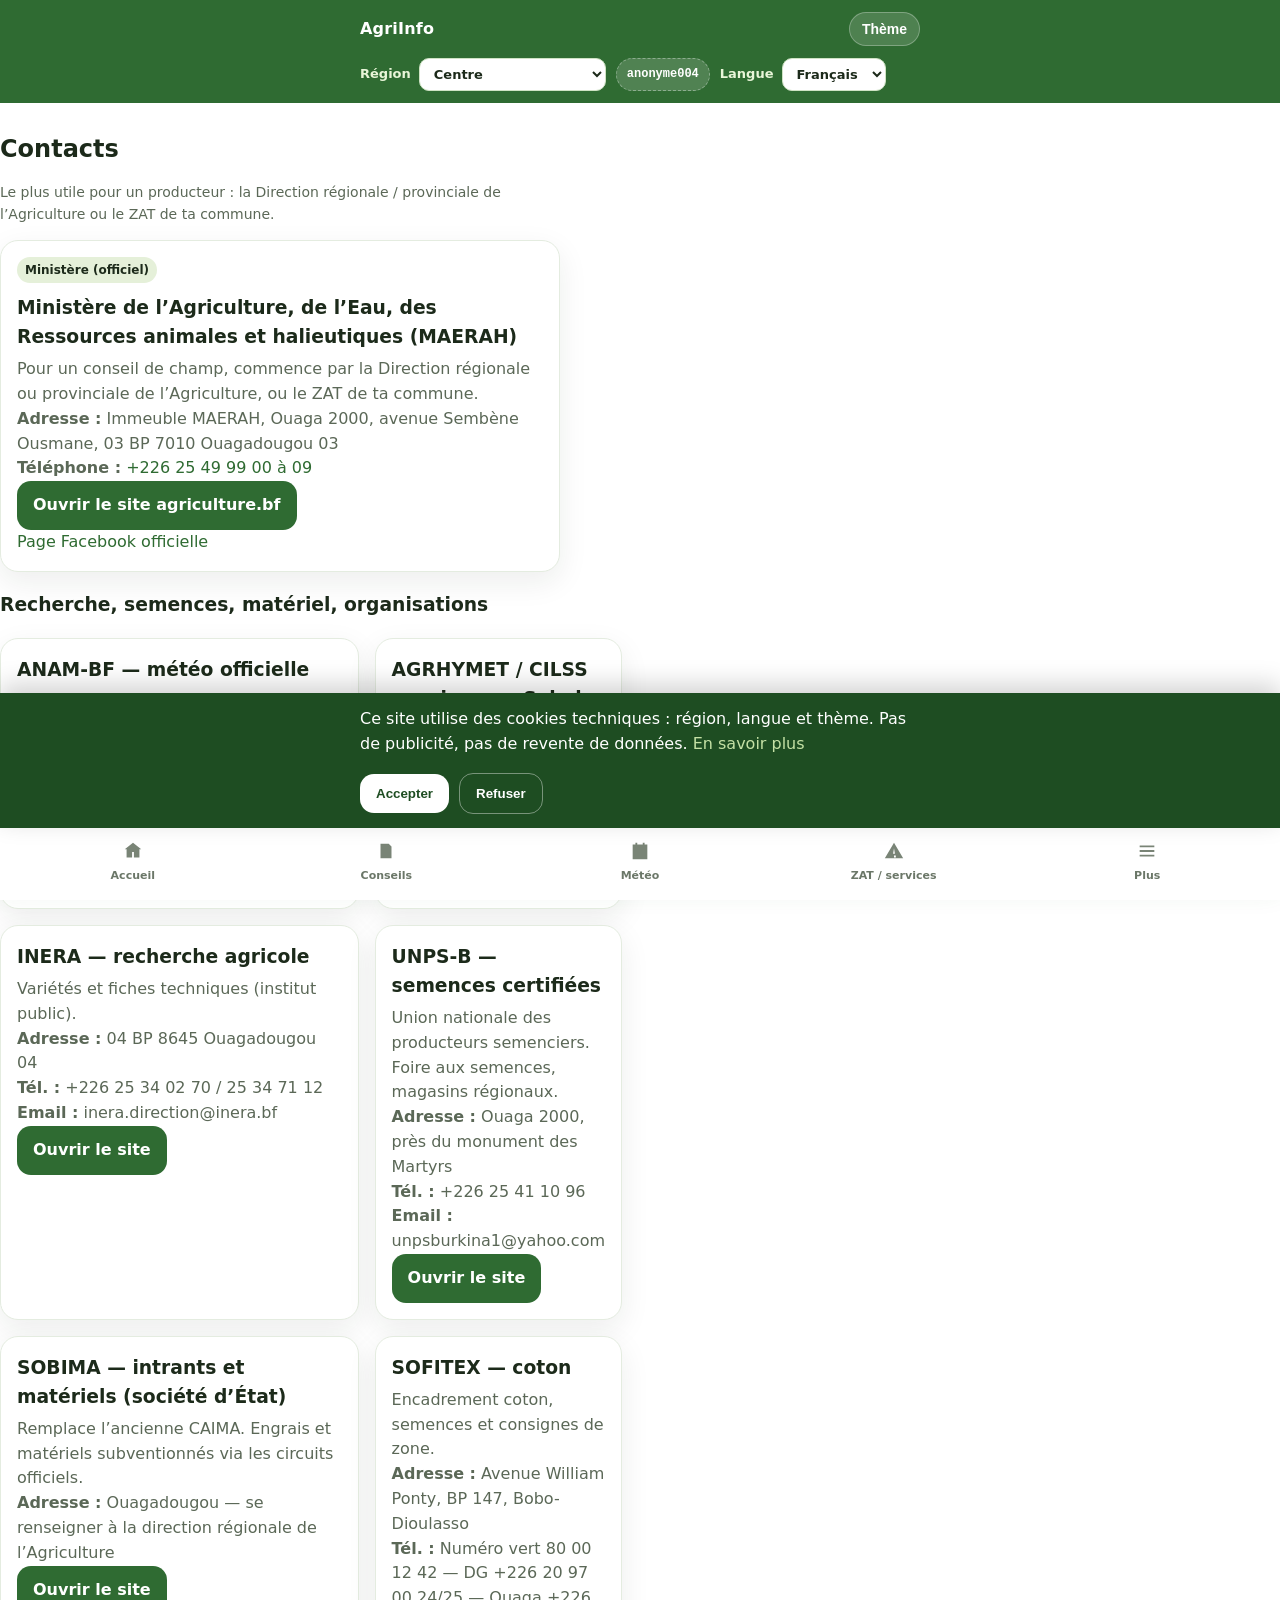
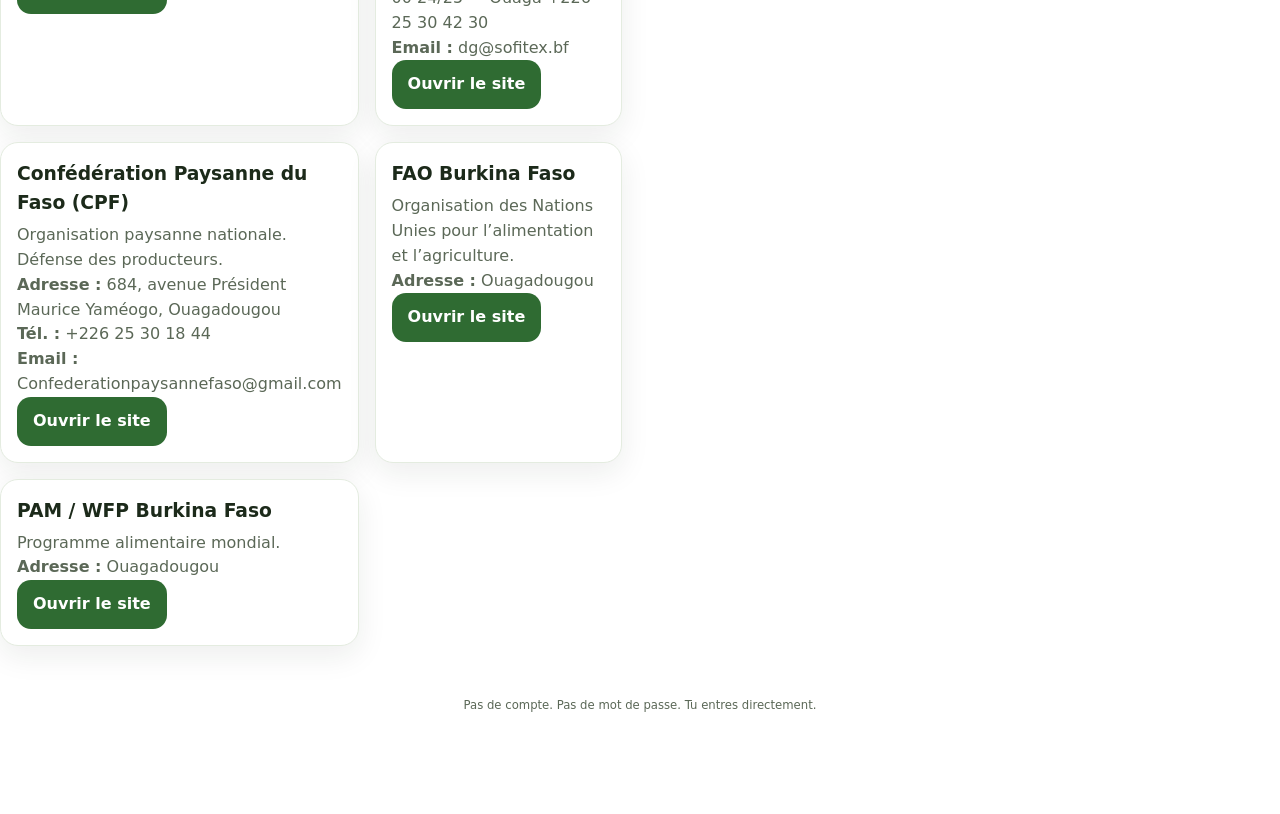
<file: contacts.html>
<!DOCTYPE html>
<html lang="fr">
<head>
  <meta charset="UTF-8" />
  <meta name="viewport" content="width=device-width, initial-scale=1" />
  <title>Contacts — AgriInfo BF</title>
  <link rel="stylesheet" href="css/style.css" />
  <link rel="manifest" href="manifest.json" />
</head>
<body>
  <div id="header"></div>
  <main class="wrap section">
    <h2 id="title"></h2>
    <p class="note" id="intro"></p>
    <section id="ministere"></section>
    <h3 id="partTitle"></h3>
    <div id="list" class="grid cards-2"></div>
  </main>
  <div id="footer"></div>
  <script src="js/i18n.js"></script>
  <script src="js/data.js"></script>
  <script src="js/app.js"></script>
  <script>
    document.getElementById("header").outerHTML = headerHTML();
    document.getElementById("footer").outerHTML = footerHTML();
    const t = (k) => AgriApp.t(k);
    document.getElementById("title").textContent = t("contacts");
    document.getElementById("intro").textContent = t("contactIntro");
    document.getElementById("partTitle").textContent = t("partenaires");
    const m = AGRI.contacts.ministere;
    document.getElementById("ministere").innerHTML = `
      <article class="card">
        <div class="tag">${t("ministere")}</div>
        <h3>${m.nom}</h3>
        <p>${m.note}</p>
        <p><strong>Adresse :</strong> ${m.adresse}</p>
        <p><strong>Téléphone :</strong> <a href="tel:+22625499900">${m.tel}</a></p>
        <p>
          <a class="btn" href="${m.site}" target="_blank" rel="noopener">${t("ouvrirSite")} agriculture.bf</a>
        </p>
        <p><a href="${m.facebook}" target="_blank" rel="noopener">Page Facebook officielle</a></p>
      </article>`;
    document.getElementById("list").innerHTML = AGRI.contacts.partenaires.map((p) => `
      <article class="card">
        <h3>${p.nom}</h3>
        <p>${p.role}</p>
        ${p.adresse ? `<p><strong>Adresse :</strong> ${p.adresse}</p>` : ""}
        ${p.tel ? `<p><strong>Tél. :</strong> ${p.tel}</p>` : ""}
        ${p.email ? `<p><strong>Email :</strong> ${p.email}</p>` : ""}
        ${p.site ? `<p><a class="btn" href="${p.site}" target="_blank" rel="noopener">${t("ouvrirSite")}</a></p>` : ""}
      </article>`).join("");
  </script>
</body>
</html>
</file>
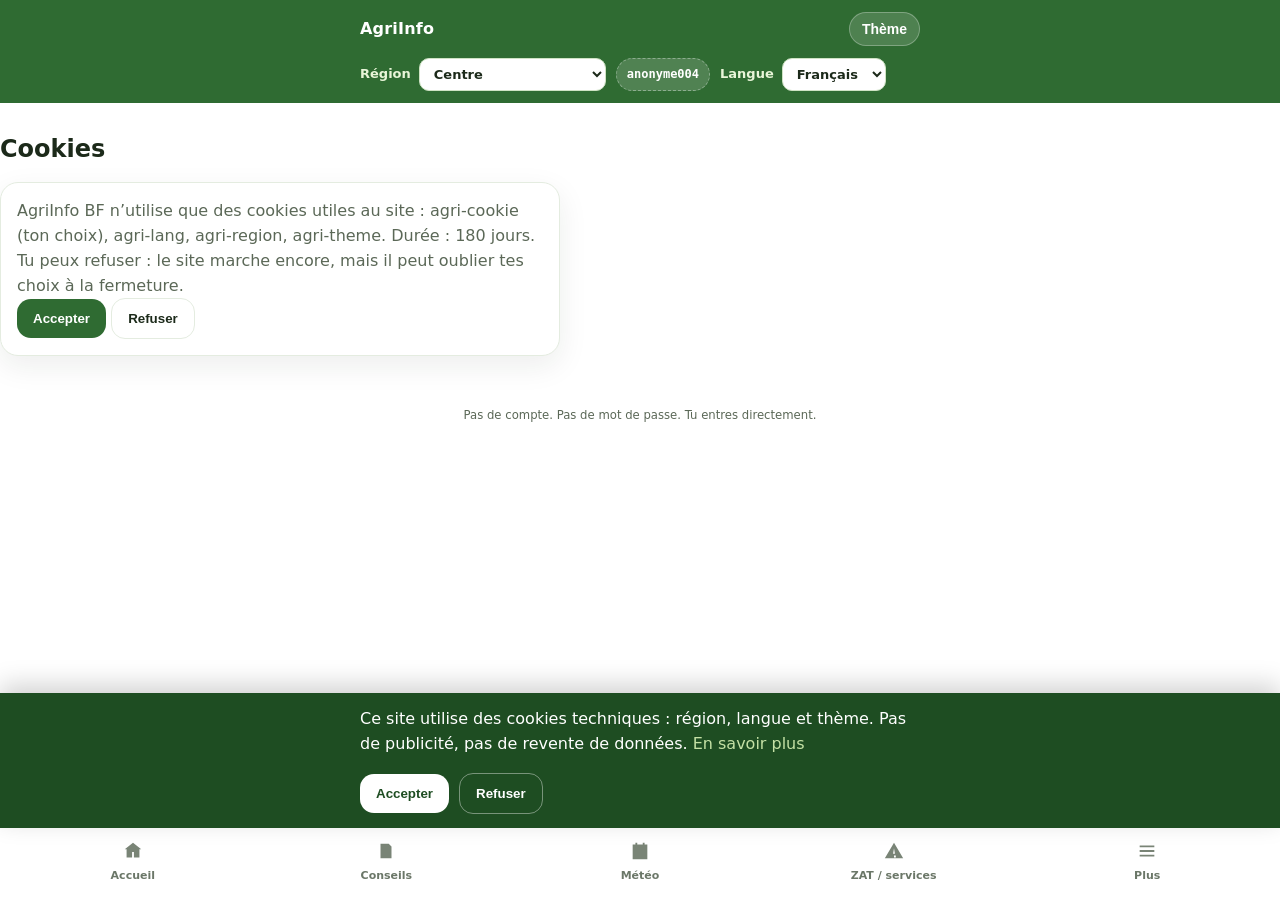
<file: cookies.html>
<!DOCTYPE html>
<html lang="fr">
<head>
  <meta charset="UTF-8" />
  <meta name="viewport" content="width=device-width, initial-scale=1, viewport-fit=cover" />
  <title>Cookies — AgriInfo BF</title>
  <link rel="stylesheet" href="css/style.css" />
  <link rel="manifest" href="manifest.json" />
</head>
<body>
  <div id="header"></div>
  <main class="wrap section">
    <h2 id="title"></h2>
    <article class="card">
      <p id="texte"></p>
      <p>
        <button class="btn" onclick="AgriApp.acceptCookies()">Accepter</button>
        <button class="btn ghost" onclick="AgriApp.refuseCookies()">Refuser</button>
      </p>
    </article>
  </main>
  <div id="footer"></div>
  <script src="js/i18n.js"></script>
  <script src="js/data.js"></script>
  <script src="js/app.js"></script>
  <script>
    document.getElementById("header").outerHTML = headerHTML();
    document.getElementById("footer").outerHTML = footerHTML();
    document.getElementById("title").textContent = AgriApp.t("cookiesTitre");
    document.getElementById("texte").textContent = AgriApp.t("cookiesPage");
  </script>
</body>
</html>
</file>
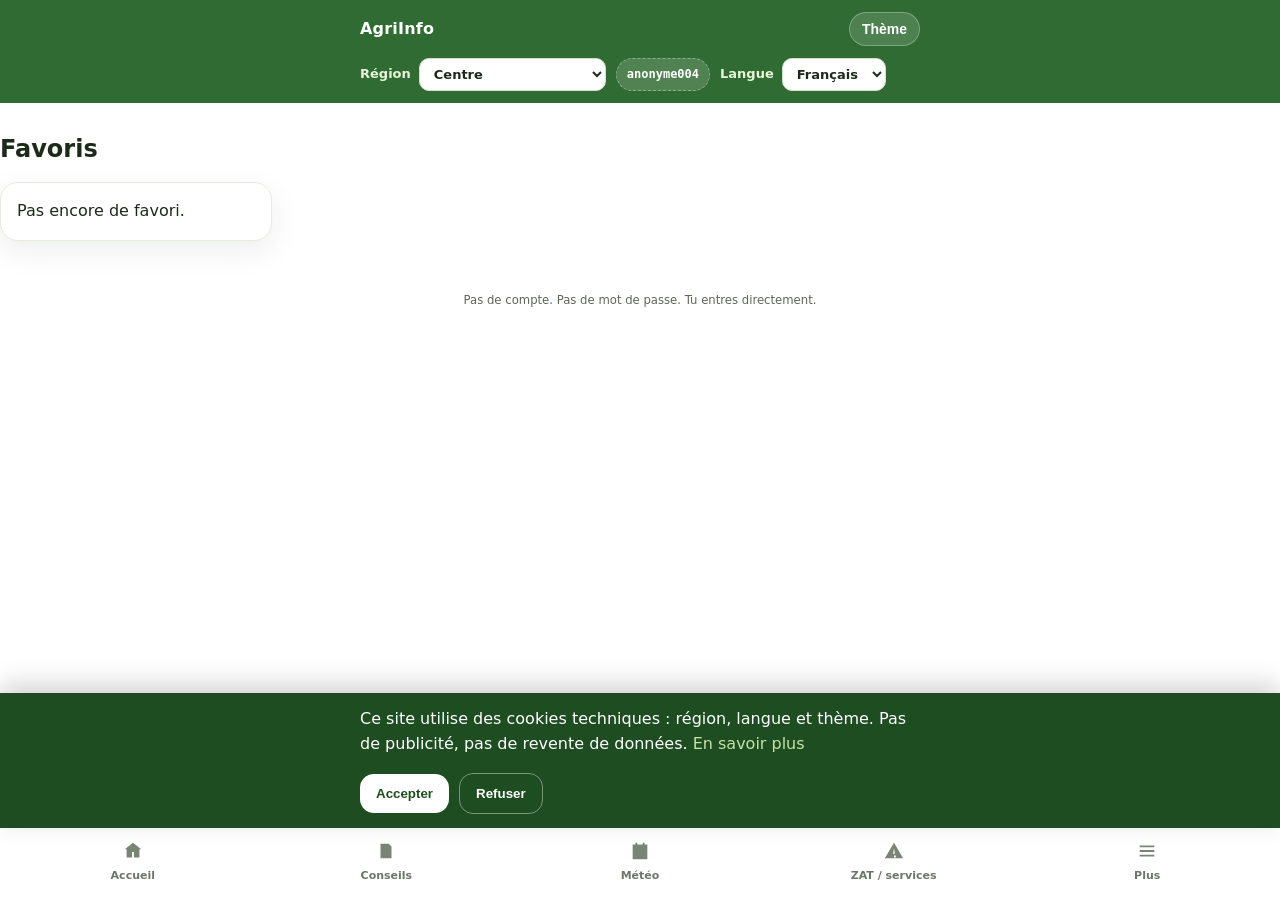
<file: favoris.html>
<!DOCTYPE html>
<html lang="fr">
<head>
  <meta charset="UTF-8" />
  <meta name="viewport" content="width=device-width, initial-scale=1" />
  <title>Favoris — AgriInfo BF</title>
  <link rel="stylesheet" href="css/style.css" />
  <link rel="manifest" href="manifest.json" />
</head>
<body>
  <div id="header"></div>
  <main class="wrap section">
    <h2 id="title"></h2>
    <div id="list" class="grid cards-2"></div>
  </main>
  <div id="footer"></div>
  <script src="js/i18n.js"></script>
  <script src="js/data.js"></script>
  <script src="js/app.js"></script>
  <script>
    document.getElementById("header").outerHTML = headerHTML();
    document.getElementById("footer").outerHTML = footerHTML();
    const t = (k) => AgriApp.t(k);
    document.getElementById("title").textContent = t("favoris");
    const ids = JSON.parse(localStorage.getItem("agri-favs") || "[]");
    const items = [...AGRI.cultures, ...AGRI.techniques].filter((x) => ids.includes(x.id));
    document.getElementById("list").innerHTML = items.length
      ? items.map((x) => `<article class="card"><h3>${x.nom}</h3><p>${x.resume}</p></article>`).join("")
      : `<div class="card">${t("pasFav")}</div>`;
  </script>
</body>
</html>
</file>
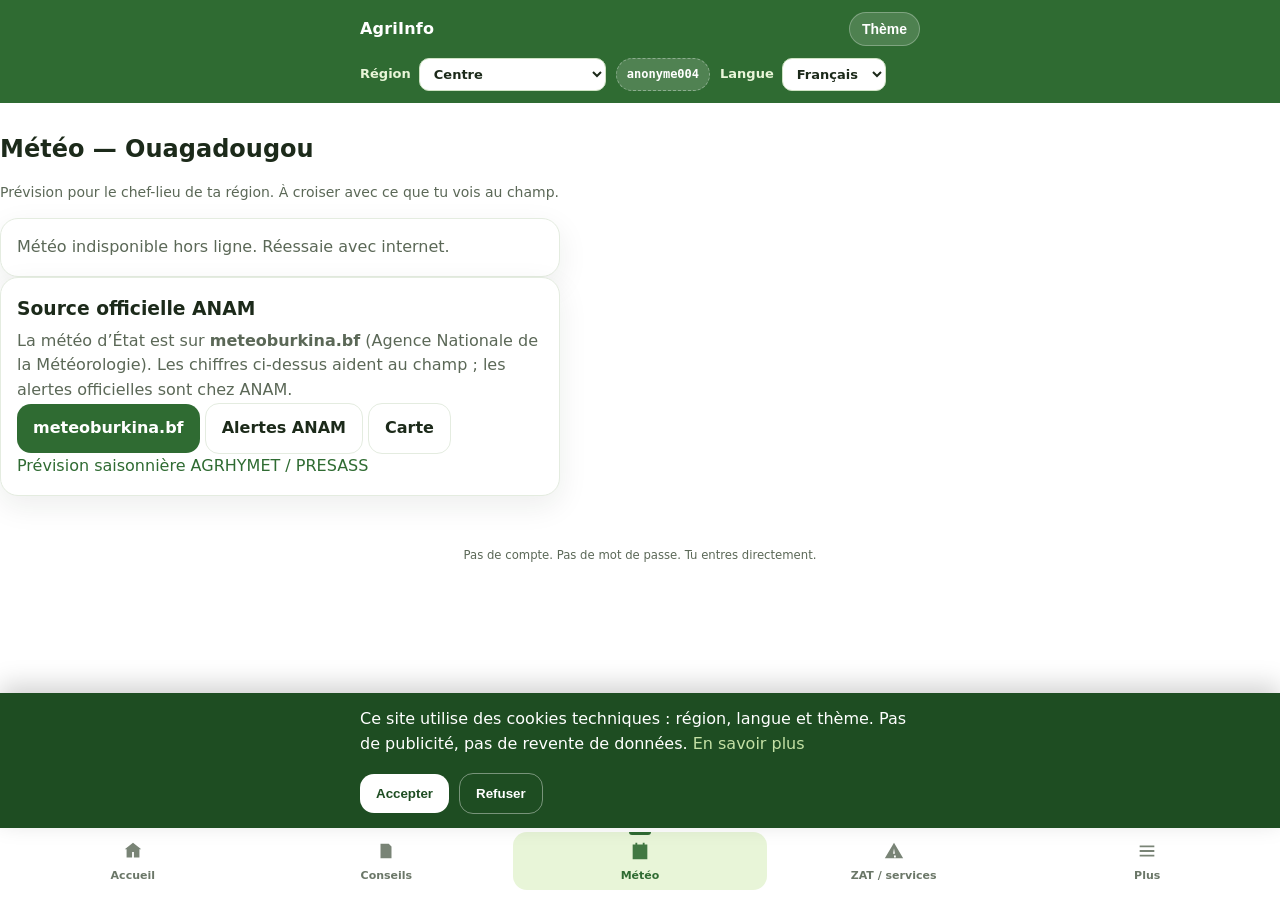
<file: meteo.html>
<!DOCTYPE html>
<html lang="fr">
<head>
  <meta charset="UTF-8" />
  <meta name="viewport" content="width=device-width, initial-scale=1, viewport-fit=cover" />
  <title>Météo — AgriInfo BF</title>
  <link rel="stylesheet" href="css/style.css" />
  <link rel="manifest" href="manifest.json" />
</head>
<body>
  <div id="header"></div>
  <main class="wrap section">
    <h2 id="title"></h2>
    <p class="note" id="note"></p>
    <div id="box" class="card"><p class="note">…</p></div>
    <div id="days" class="grid"></div>
    <article class="card">
      <h3>Source officielle ANAM</h3>
      <p>La météo d’État est sur <strong>meteoburkina.bf</strong> (Agence Nationale de la Météorologie). Les chiffres ci-dessus aident au champ ; les alertes officielles sont chez ANAM.</p>
      <p>
        <a class="btn" href="https://meteoburkina.bf/" target="_blank" rel="noopener">meteoburkina.bf</a>
        <a class="btn ghost" href="https://meteoburkina.bf/alertes-meteorologiques/" target="_blank" rel="noopener">Alertes ANAM</a>
        <a class="btn ghost" href="https://meteoburkina.bf/mapviewer" target="_blank" rel="noopener">Carte</a>
      </p>
      <p><a href="https://agrhymet.cilss.int/" target="_blank" rel="noopener">Prévision saisonnière AGRHYMET / PRESASS</a></p>
    </article>
  </main>
  <div id="footer"></div>
  <script src="js/i18n.js"></script>
  <script src="js/data.js"></script>
  <script src="js/app.js"></script>
  <script>
    document.getElementById("header").outerHTML = headerHTML();
    document.getElementById("footer").outerHTML = footerHTML();
    const t = (k) => AgriApp.t(k);
    const r = AgriApp.region();
    document.getElementById("title").textContent = t("meteo") + " — " + r.ville;
    document.getElementById("note").textContent = t("meteoNote");
    AgriApp.loadMeteo(r).then((d) => {
      if (!d) {
        document.getElementById("box").innerHTML = `<p>${t("meteoErreur")}</p>`;
        return;
      }
      const today = d.daily;
      document.getElementById("box").innerHTML = `
        <div class="tag">${r.nom} · ${r.ville}</div>
        <h3>${Math.round(today.temperature_2m_max[0])}° / ${Math.round(today.temperature_2m_min[0])}°</h3>
        <p>${t("pluieJour")} : ${today.precipitation_sum[0]} mm</p>
        <p class="note">${t("meteoSource")}</p>`;
      document.getElementById("days").innerHTML = today.time.map((day, i) => `
        <article class="card">
          <h3>${new Date(day).toLocaleDateString(AgriApp.lang() === "en" ? "en-GB" : "fr-FR", { weekday: "short", day: "numeric", month: "short" })}</h3>
          <p>${Math.round(today.temperature_2m_max[i])}° / ${Math.round(today.temperature_2m_min[i])}°</p>
          <p>${t("pluieJour")} : ${today.precipitation_sum[i]} mm</p>
        </article>`).join("");
    });
  </script>
</body>
</html>
</file>
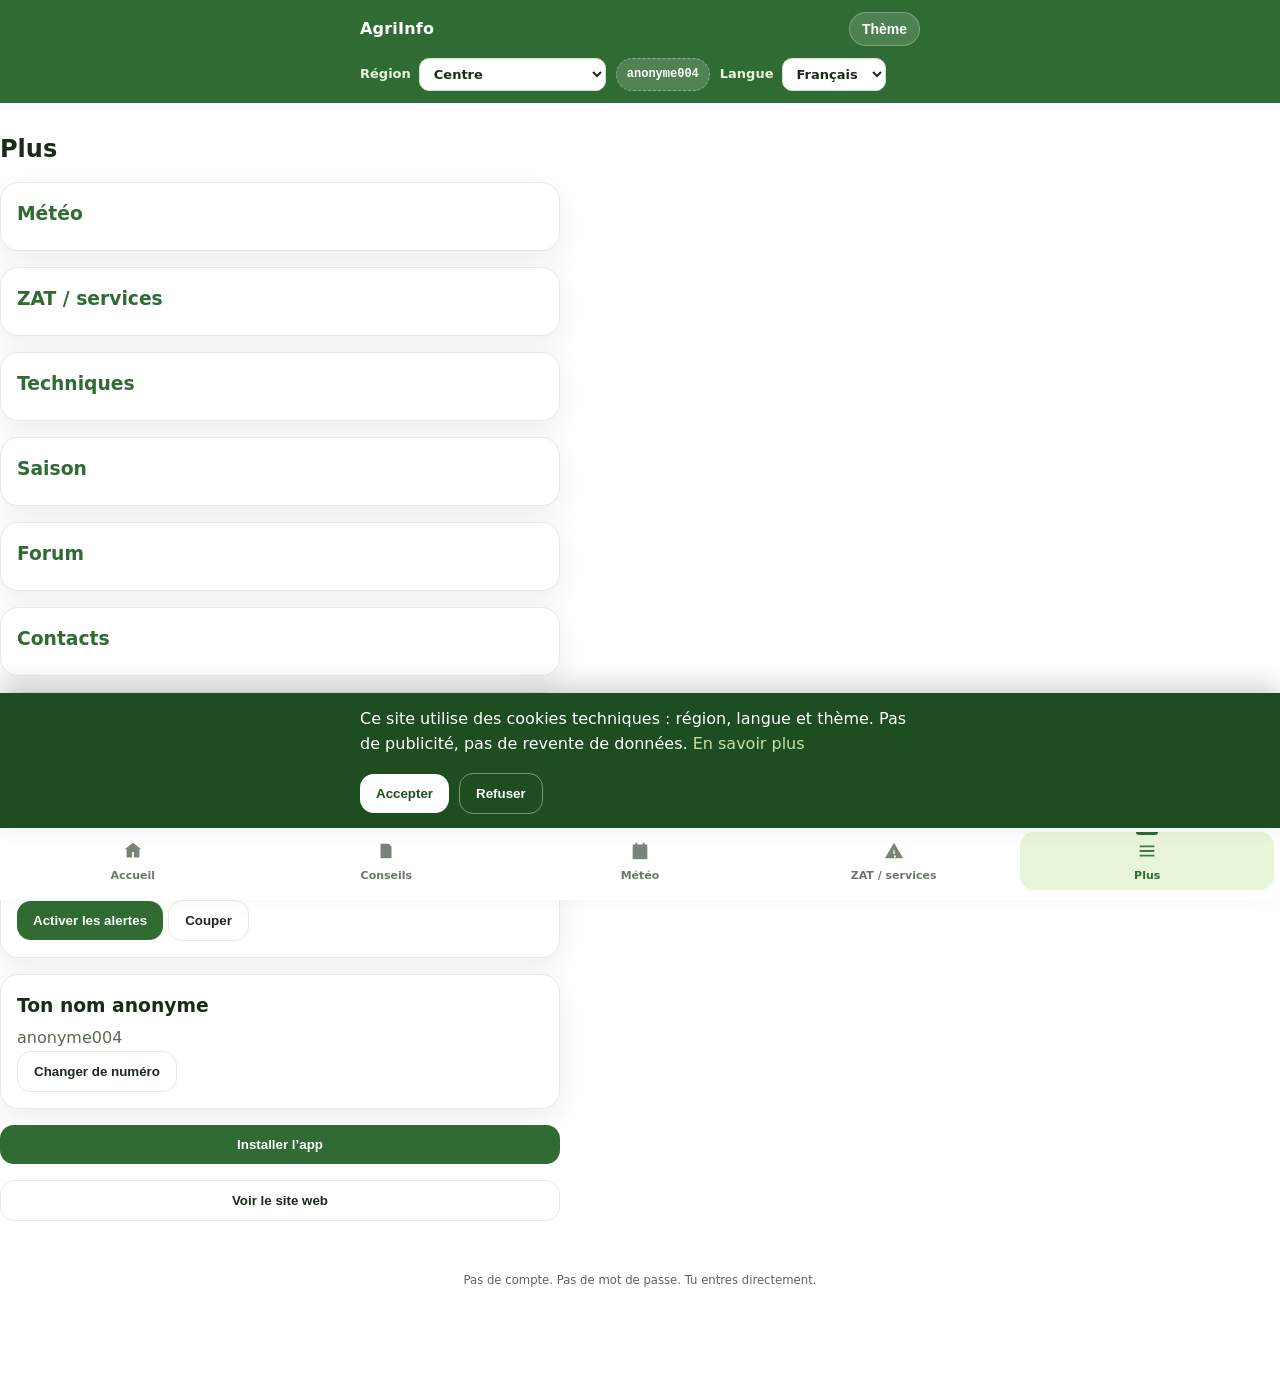
<file: plus.html>
<!DOCTYPE html>
<html lang="fr">
<head>
  <meta charset="UTF-8" />
  <meta name="viewport" content="width=device-width, initial-scale=1, viewport-fit=cover" />
  <title>Plus — AgriInfo BF</title>
  <link rel="stylesheet" href="css/style.css" />
  <link rel="manifest" href="manifest.json" />
</head>
<body>
  <div id="header"></div>
  <main class="wrap section">
    <h2 id="title"></h2>
    <div id="list" class="grid"></div>
  </main>
  <div id="footer"></div>
  <script src="js/i18n.js"></script>
  <script src="js/data.js"></script>
  <script src="js/app.js"></script>
  <script>
    document.getElementById("header").outerHTML = headerHTML();
    document.getElementById("footer").outerHTML = footerHTML();
    const t = (k) => AgriApp.t(k);
    document.getElementById("title").textContent = t("plus");
    document.getElementById("list").innerHTML = `
      <a class="card" href="meteo.html"><h3>${t("meteo")}</h3></a>
      <a class="card" href="zat.html"><h3>${t("zat")}</h3></a>
      <a class="card" href="techniques.html"><h3>${t("techniques")}</h3></a>
      <a class="card" href="saison.html"><h3>${t("saison")}</h3></a>
      <a class="card" href="communaute.html"><h3>${t("communaute")}</h3></a>
      <a class="card" href="contacts.html"><h3>${t("contacts")}</h3></a>
      <a class="card" href="favoris.html"><h3>${t("favoris")}</h3></a>
      <article class="card">
        <h3>${t("notifs")}</h3>
        <p>${t("notifExplique")}</p>
        <p id="notifEtat" class="note"></p>
        <p>
          <button class="btn" type="button" onclick="AgriApp.enableNotifs().then(majNotif)">${t("activerNotifs")}</button>
          <button class="btn ghost" type="button" onclick="AgriApp.disableNotifs(); majNotif()">${t("couperNotifs")}</button>
        </p>
      </article>
      <article class="card">
        <h3>${t("tonPseudo")}</h3>
        <p id="anonNow">${AgriApp.anonId()}</p>
        <p><button class="btn ghost" type="button" onclick="document.getElementById('anonNow').textContent = AgriApp.newAnonId()">${t("nouveauPseudo")}</button></p>
      </article>
      <button class="btn" onclick="AgriApp.installApp()">${t("installerApp")}</button>
      <button class="btn ghost" onclick="AgriApp.setShell('web')">${t("voirSite")}</button>
    `;
    window.majNotif = function () {
      const el = document.getElementById("notifEtat");
      if (!el) return;
      const ok = AgriApp.notifOn() && Notification.permission === "granted";
      el.textContent = ok ? t("notifActives") : t("notifOff");
    };
    majNotif();
  </script>
</body>
</html>
</file>
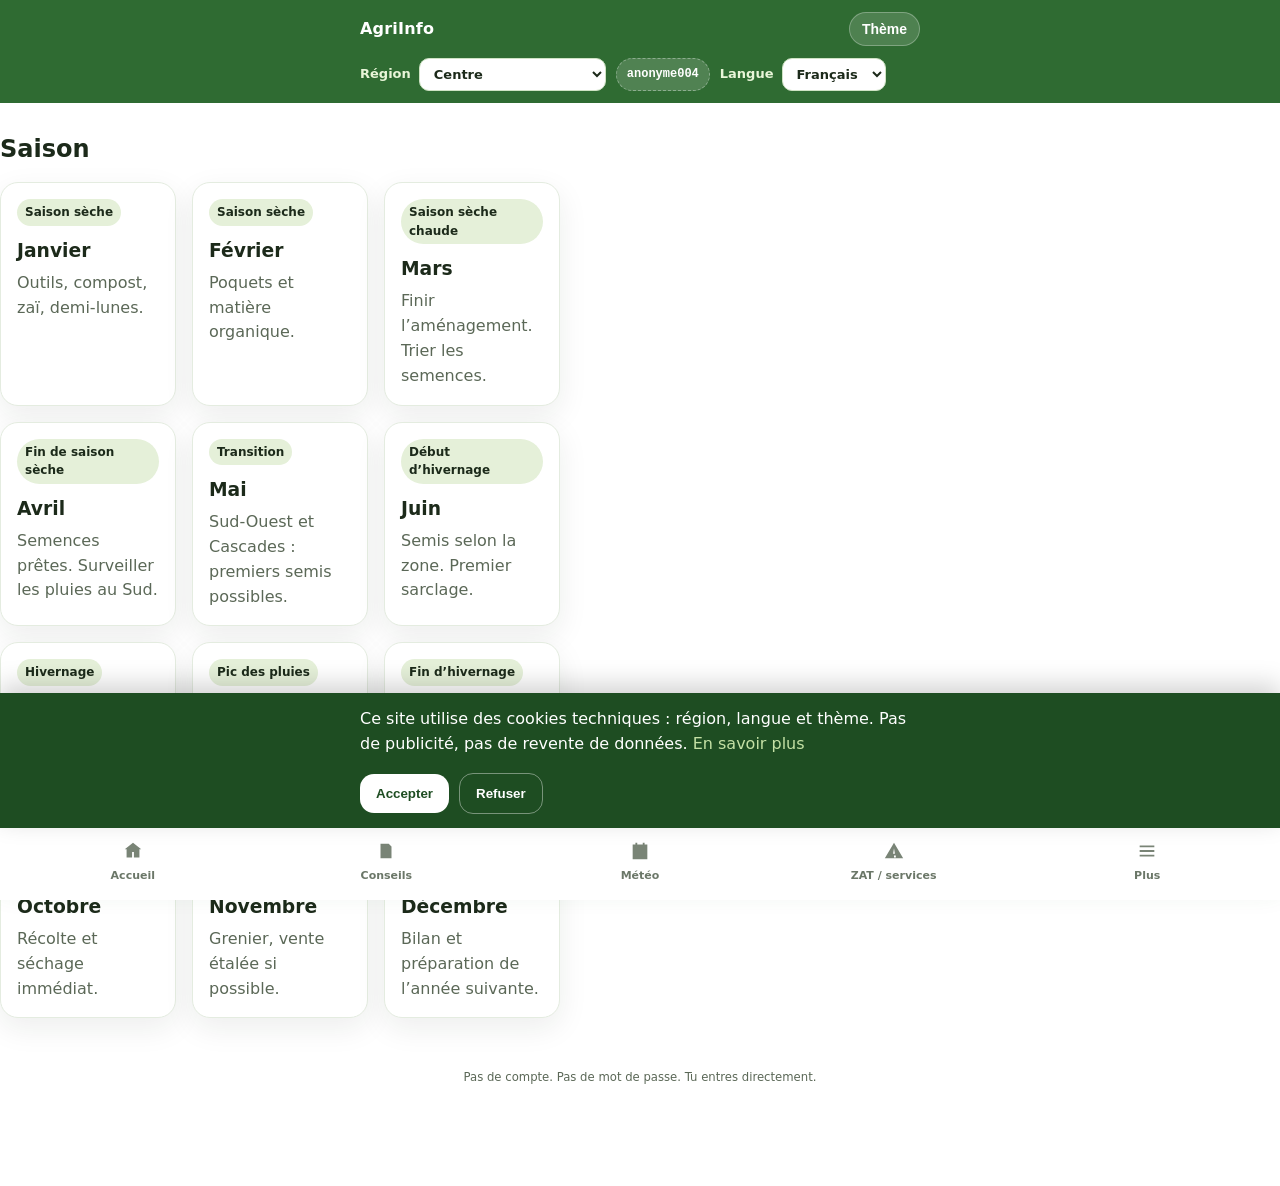
<file: saison.html>
<!DOCTYPE html>
<html lang="fr">
<head>
  <meta charset="UTF-8" />
  <meta name="viewport" content="width=device-width, initial-scale=1" />
  <title>Saison — AgriInfo BF</title>
  <link rel="stylesheet" href="css/style.css" />
  <link rel="manifest" href="manifest.json" />
</head>
<body>
  <div id="header"></div>
  <main class="wrap section">
    <h2 id="title"></h2>
    <div id="list" class="grid cards-3"></div>
  </main>
  <div id="footer"></div>
  <script src="js/i18n.js"></script>
  <script src="js/data.js"></script>
  <script src="js/app.js"></script>
  <script>
    document.getElementById("header").outerHTML = headerHTML();
    document.getElementById("footer").outerHTML = footerHTML();
    const t = (k) => AgriApp.t(k);
    document.getElementById("title").textContent = t("saison");
    const current = new Date().getMonth();
    document.getElementById("list").innerHTML = AGRI.mois.map((m, i) => `
      <article class="card">
        <div class="tag">${i === current ? t("ceMois") : m.phase}</div>
        <h3>${m.nom}</h3>
        <p>${m.tache}</p>
      </article>`).join("");
  </script>
</body>
</html>
</file>
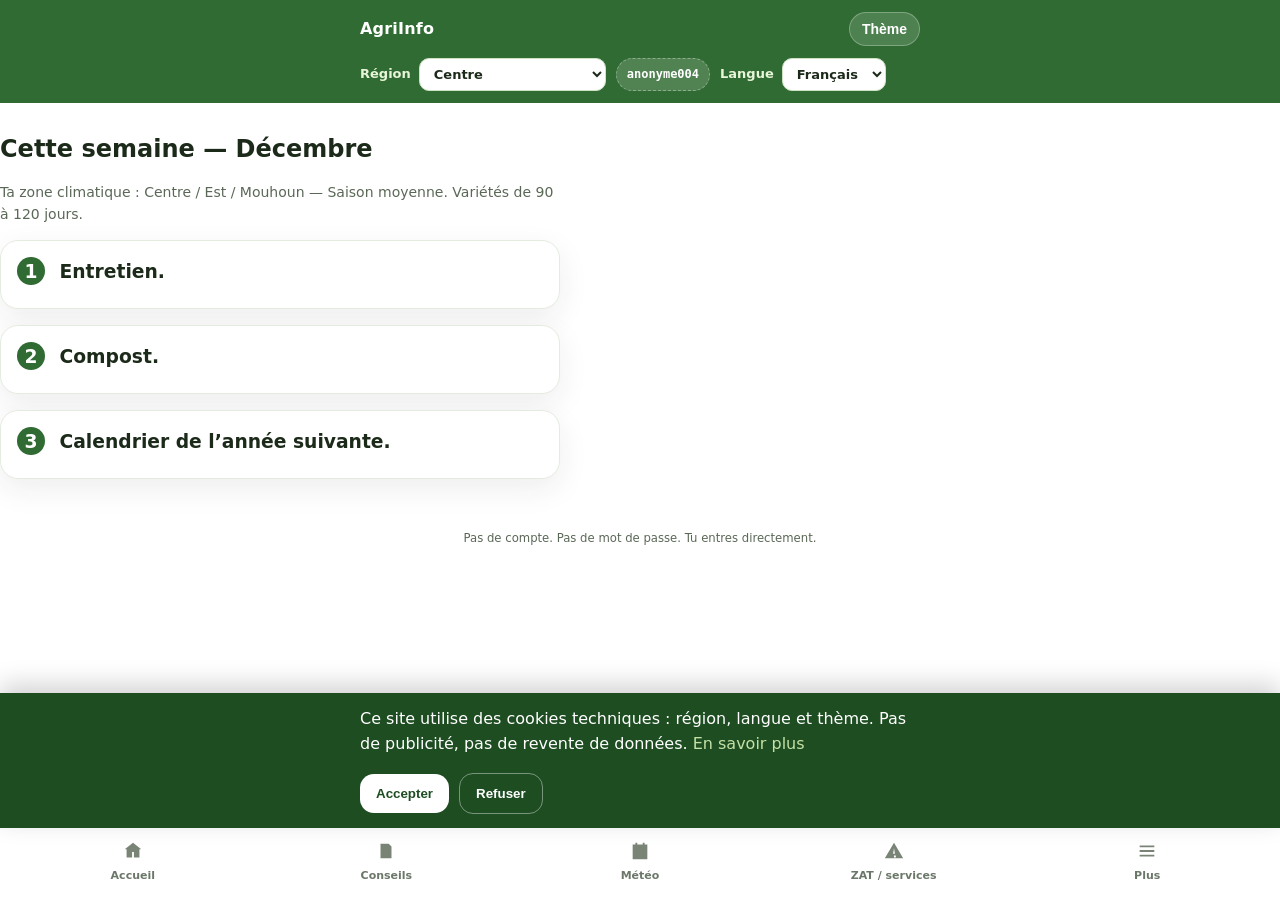
<file: semaine.html>
<!DOCTYPE html>
<html lang="fr">
<head>
  <meta charset="UTF-8" />
  <meta name="viewport" content="width=device-width, initial-scale=1" />
  <title>Cette semaine — AgriInfo BF</title>
  <link rel="stylesheet" href="css/style.css" />
  <link rel="manifest" href="manifest.json" />
</head>
<body>
  <div id="header"></div>
  <main class="wrap section">
    <h2 id="title"></h2>
    <p class="note" id="zoneNote"></p>
    <div id="list" class="grid"></div>
  </main>
  <div id="footer"></div>
  <script src="js/i18n.js"></script>
  <script src="js/data.js"></script>
  <script src="js/app.js"></script>
  <script>
    document.getElementById("header").outerHTML = headerHTML();
    document.getElementById("footer").outerHTML = footerHTML();
    const t = (k) => AgriApp.t(k);
    const month = new Date().getMonth();
    const zone = AgriApp.zone();
    const acts = AGRI.actions[zone][month];
    document.getElementById("title").textContent = t("semaine") + " — " + AGRI.mois[month].nom;
    document.getElementById("zoneNote").textContent = t("taZone") + " : " + AGRI.zones[zone].nom + " — " + AGRI.zones[zone].pluie;
    document.getElementById("list").innerHTML = acts.map((a, i) => `
      <article class="card"><h3><span class="num">${i + 1}</span> ${a}</h3></article>`).join("");
  </script>
</body>
</html>
</file>
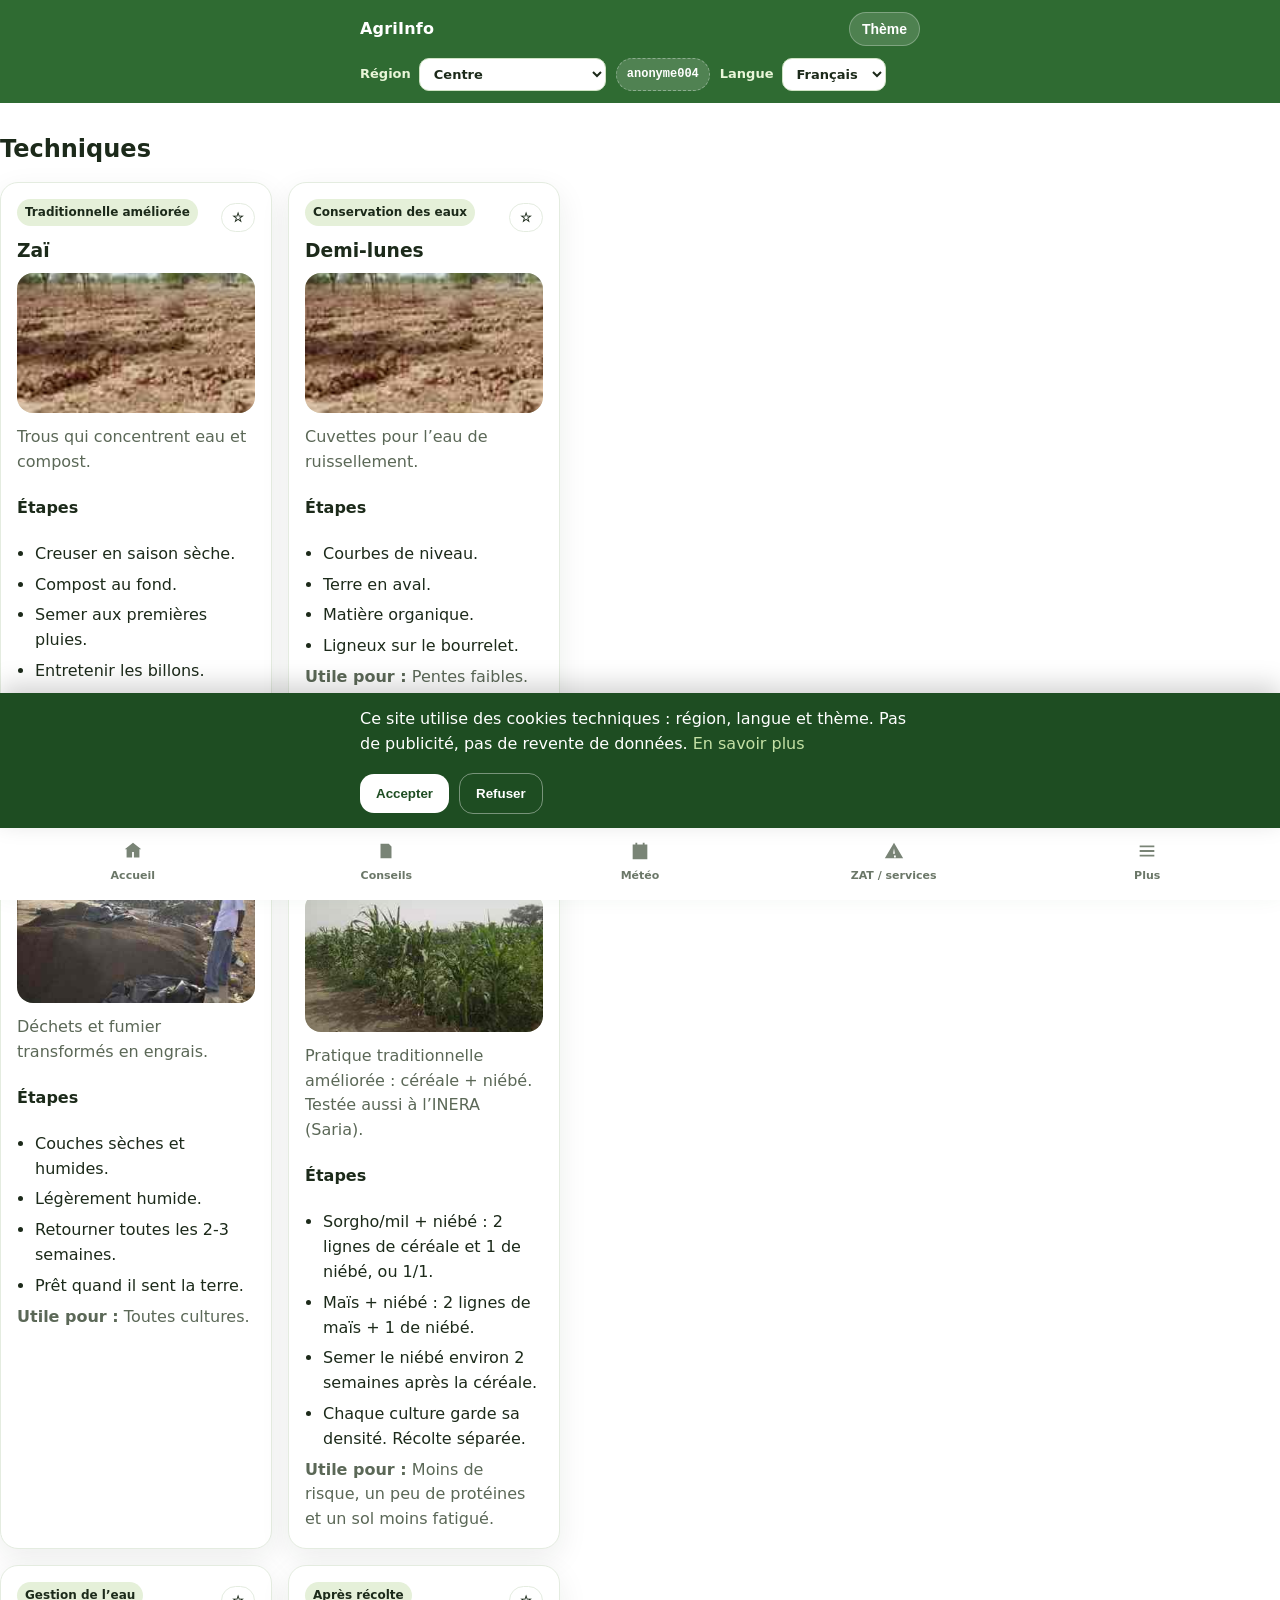
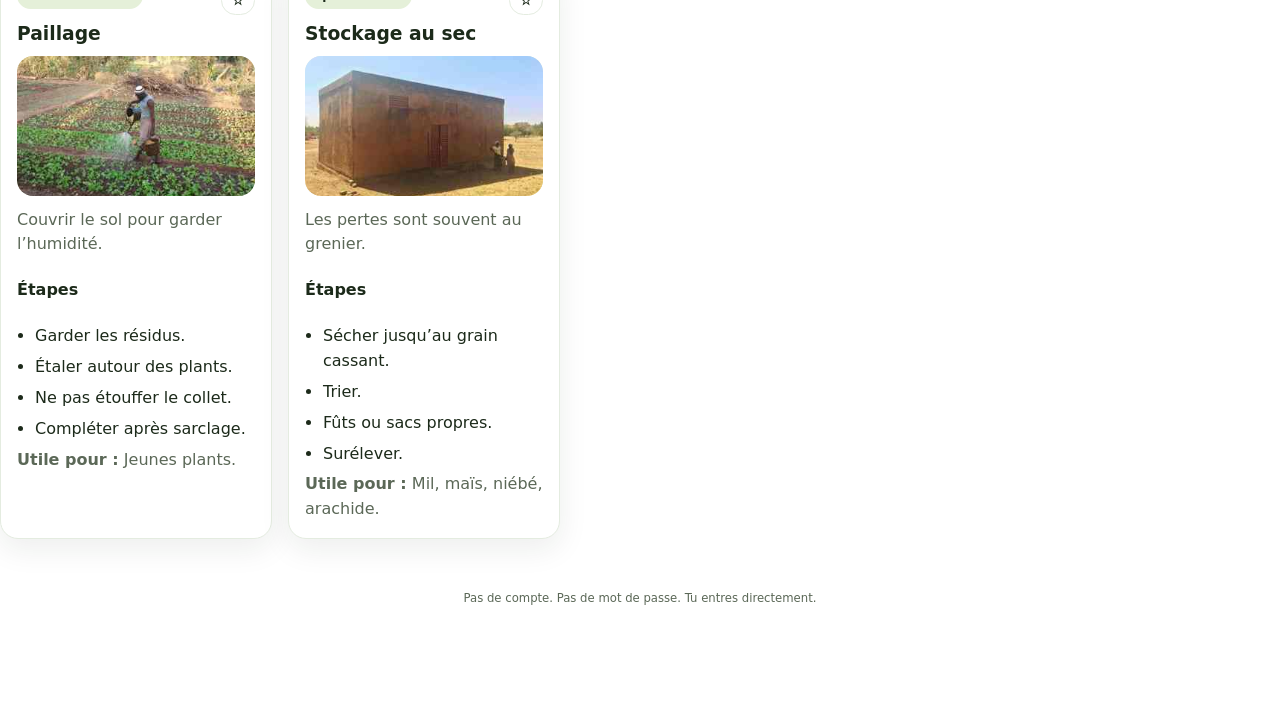
<file: techniques.html>
<!DOCTYPE html>
<html lang="fr">
<head>
  <meta charset="UTF-8" />
  <meta name="viewport" content="width=device-width, initial-scale=1" />
  <title>Techniques — AgriInfo BF</title>
  <link rel="stylesheet" href="css/style.css" />
  <link rel="manifest" href="manifest.json" />
</head>
<body>
  <div id="header"></div>
  <main class="wrap section">
    <h2 id="title"></h2>
    <div id="list" class="grid cards-2"></div>
  </main>
  <div id="footer"></div>
  <script src="js/i18n.js"></script>
  <script src="js/data.js"></script>
  <script src="js/app.js"></script>
  <script>
    document.getElementById("header").outerHTML = headerHTML();
    document.getElementById("footer").outerHTML = footerHTML();
    const t = (k) => AgriApp.t(k);
    document.getElementById("title").textContent = t("techniques");
    document.getElementById("list").innerHTML = AGRI.techniques.map((x) => `
      <article class="card" id="${x.id}">
        <div class="row">
          <div class="tag">${x.type}</div>
          <button class="fav" data-fav="${x.id}" onclick="AgriApp.toggleFav('${x.id}')">${AgriApp.isFav(x.id) ? "\u2605" : "\u2606"}</button>
        </div>
        <h3>${x.nom}</h3>
        <img class="fiche-img" src="${AgriApp.img(x.id)}" alt="${x.nom}" onerror="this.remove()" />
        <p>${x.resume}</p>
        <h4>${t("etapes")}</h4>
        <ul class="list">${x.etapes.map((s) => `<li>${s}</li>`).join("")}</ul>
        <p><strong>${t("utilePour")} :</strong> ${x.utile}</p>
      </article>`).join("");
  </script>
</body>
</html>
</file>
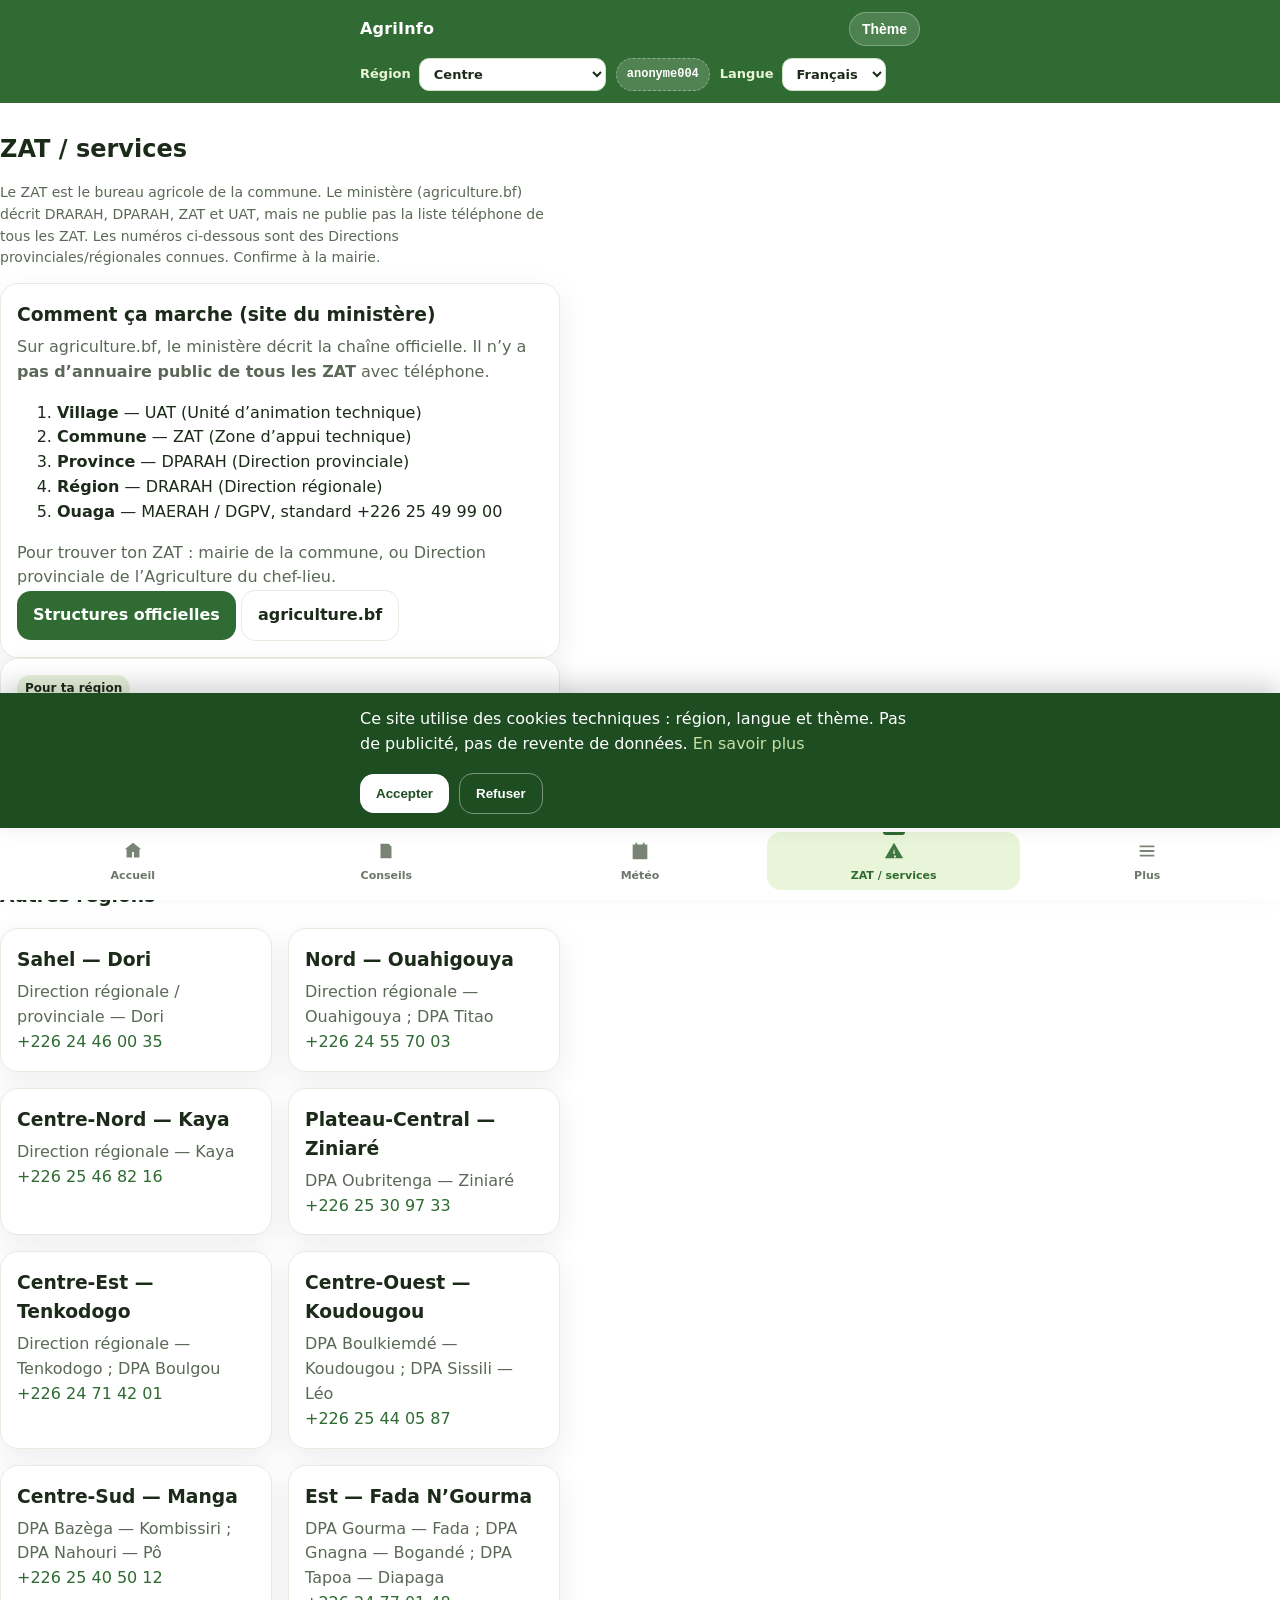
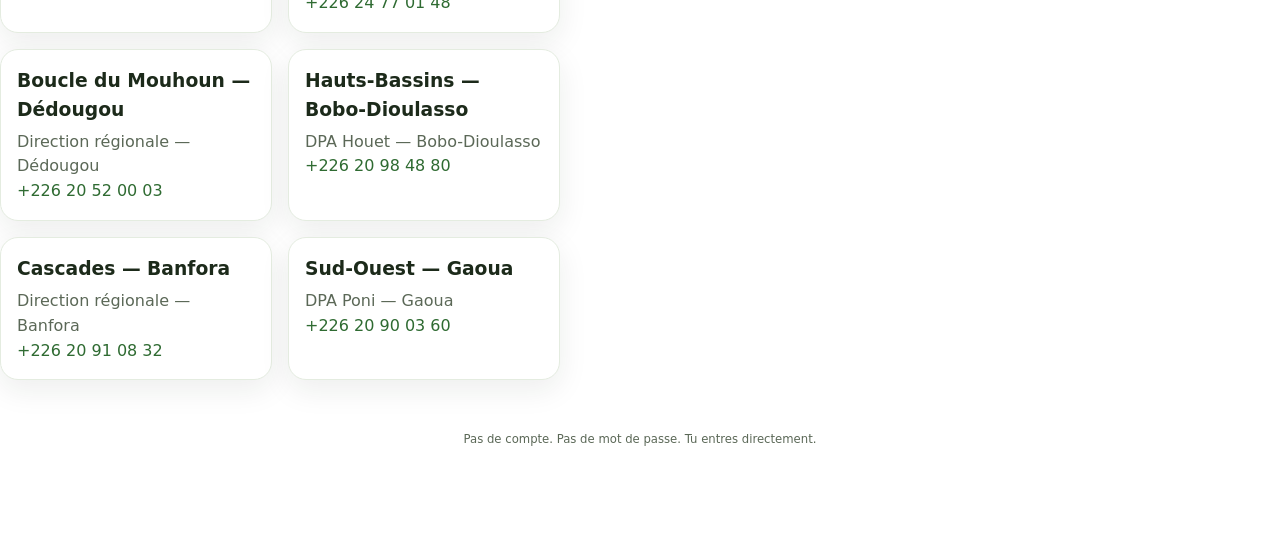
<file: zat.html>
<!DOCTYPE html>
<html lang="fr">
<head>
  <meta charset="UTF-8" />
  <meta name="viewport" content="width=device-width, initial-scale=1, viewport-fit=cover" />
  <title>ZAT — AgriInfo BF</title>
  <link rel="stylesheet" href="css/style.css" />
  <link rel="manifest" href="manifest.json" />
</head>
<body>
  <div id="header"></div>
  <main class="wrap section">
    <h2 id="title"></h2>
    <p class="note" id="note"></p>
    <article class="card">
      <h3>Comment ça marche (site du ministère)</h3>
      <p>Sur agriculture.bf, le ministère décrit la chaîne officielle. Il n’y a <strong>pas d’annuaire public de tous les ZAT</strong> avec téléphone.</p>
      <ol>
        <li><strong>Village</strong> — UAT (Unité d’animation technique)</li>
        <li><strong>Commune</strong> — ZAT (Zone d’appui technique)</li>
        <li><strong>Province</strong> — DPARAH (Direction provinciale)</li>
        <li><strong>Région</strong> — DRARAH (Direction régionale)</li>
        <li><strong>Ouaga</strong> — MAERAH / DGPV, standard +226 25 49 99 00</li>
      </ol>
      <p>Pour trouver ton ZAT : mairie de la commune, ou Direction provinciale de l’Agriculture du chef-lieu.</p>
      <p><a class="btn" href="https://www.agriculture.bf/les-structures/" target="_blank" rel="noopener">Structures officielles</a>
         <a class="btn ghost" href="https://www.agriculture.bf/" target="_blank" rel="noopener">agriculture.bf</a></p>
    </article>
    <div id="ici"></div>
    <h3 id="allTitle"></h3>
    <div id="list" class="grid cards-2"></div>
  </main>
  <div id="footer"></div>
  <script src="js/i18n.js"></script>
  <script src="js/data.js"></script>
  <script src="js/app.js"></script>
  <script>
    document.getElementById("header").outerHTML = headerHTML();
    document.getElementById("footer").outerHTML = footerHTML();
    const t = (k) => AgriApp.t(k);
    const me = AgriApp.region();
    document.getElementById("title").textContent = t("zat");
    document.getElementById("note").textContent = t("zatNote");
    document.getElementById("allTitle").textContent = t("autresRegions");
    document.getElementById("ici").innerHTML = `
      <article class="card">
        <div class="tag">${t("tonService")}</div>
        <h3>${me.nom} — ${me.ville}</h3>
        <p>${me.service}</p>
        <p><a class="btn" href="tel:${me.tel.replace(/\s/g,'')}">${me.tel}</a></p>
        <p><a href="https://www.agriculture.bf/" target="_blank" rel="noopener">agriculture.bf</a></p>
      </article>`;
    document.getElementById("list").innerHTML = AGRI.regions.filter((r) => r.id !== me.id).map((r) => `
      <article class="card">
        <h3>${r.nom} — ${r.ville}</h3>
        <p>${r.service}</p>
        <p><a href="tel:${r.tel.replace(/\s/g,'')}">${r.tel}</a></p>
      </article>`).join("");
  </script>
</body>
</html>
</file>
<file: css/style.css>
:root {
  --bg: #f4f1ea;
  --bg-2: #fffdf8;
  --ink: #1c2a1a;
  --muted: #5b6857;
  --line: #d7e0d1;
  --green: #2f6b32;
  --green-2: #1e4d22;
  --leaf: #7cb342;
  --sand: #e8d7a8;
  --red: #c62828;
  --gold: #e0a100;
  --card: #ffffff;
  --shadow: 0 10px 30px rgba(28, 42, 26, 0.08);
  --radius: 18px;
}

:root[data-theme="dark"] {
  --bg: #121811;
  --bg-2: #1a2219;
  --ink: #eef3ea;
  --muted: #a3b19e;
  --line: #2c382b;
  --green: #8bc34a;
  --green-2: #c5e1a5;
  --leaf: #9ccc65;
  --sand: #3a3424;
  --card: #1b241a;
  --shadow: 0 10px 30px rgba(0, 0, 0, 0.28);
}

* { box-sizing: border-box; }
html, body { margin: 0; padding: 0; }
body {
  font-family: "Segoe UI", "Trebuchet MS", system-ui, sans-serif;
  background: var(--bg);
  color: var(--ink);
  line-height: 1.55;
  min-height: 100vh;
}

a { color: var(--green); text-decoration: none; }
a:hover { text-decoration: underline; }

.wrap { width: min(1100px, calc(100% - 32px)); margin: 0 auto; }

.top {
  position: sticky;
  top: 0;
  z-index: 20;
  background: color-mix(in srgb, var(--bg-2) 88%, transparent);
  backdrop-filter: blur(10px);
  border-bottom: 1px solid var(--line);
}
.top-inner {
  display: flex;
  align-items: center;
  justify-content: space-between;
  gap: 16px;
  padding: 12px 0;
}
.brand {
  display: flex;
  align-items: center;
  gap: 10px;
  color: inherit;
  font-weight: 800;
  letter-spacing: .2px;
  text-decoration: none;
}
.logo {
  width: 38px; height: 38px; border-radius: 12px;
  background: linear-gradient(160deg, var(--leaf), var(--green-2));
  display: grid; place-items: center; color: white; font-size: 20px;
}
nav { display: flex; flex-wrap: wrap; gap: 6px; align-items: center; }
nav a, .icon-btn {
  padding: 8px 12px;
  border-radius: 999px;
  color: var(--ink);
  text-decoration: none;
  font-size: 14px;
  font-weight: 600;
}
nav a:hover, nav a.active { background: var(--sand); text-decoration: none; }
:root[data-theme="dark"] nav a:hover,
:root[data-theme="dark"] nav a.active { background: #2a3828; }

.icon-btn {
  border: 1px solid var(--line);
  background: var(--card);
  cursor: pointer;
}
.menu-btn { display: none; }

.hero {
  margin: 28px 0 20px;
  padding: 36px 28px;
  border-radius: 28px;
  background:
    radial-gradient(circle at 90% 10%, rgba(124, 179, 66, .28), transparent 40%),
    linear-gradient(135deg, var(--bg-2), color-mix(in srgb, var(--sand) 55%, var(--bg-2)));
  border: 1px solid var(--line);
  box-shadow: var(--shadow);
}
.hero h1 { margin: 0 0 8px; font-size: clamp(28px, 5vw, 46px); line-height: 1.1; }
.hero p { margin: 0 0 18px; max-width: 640px; color: var(--muted); }
.search { display: flex; gap: 8px; max-width: 640px; }
.search input, select, textarea, .field {
  width: 100%;
  border: 1px solid var(--line);
  background: var(--card);
  color: var(--ink);
  border-radius: 14px;
  padding: 12px 14px;
  font: inherit;
}
.search button, .btn {
  border: 0;
  background: var(--green);
  color: white;
  font-weight: 700;
  border-radius: 14px;
  padding: 12px 16px;
  cursor: pointer;
}
.btn.ghost {
  background: transparent;
  color: var(--ink);
  border: 1px solid var(--line);
}

.grid { display: grid; gap: 16px; }
.cards-3 { grid-template-columns: repeat(3, 1fr); }
.cards-2 { grid-template-columns: repeat(2, 1fr); }

.card {
  background: var(--card);
  border: 1px solid var(--line);
  border-radius: var(--radius);
  padding: 18px;
  box-shadow: var(--shadow);
}
.card h3 { margin: 0 0 6px; }
.card p { margin: 0; color: var(--muted); }
.tag {
  display: inline-block;
  font-size: 12px;
  font-weight: 700;
  padding: 4px 8px;
  border-radius: 999px;
  background: color-mix(in srgb, var(--leaf) 20%, var(--card));
  margin-bottom: 10px;
}

.section { margin: 28px 0 40px; }
.section h2 { margin: 0 0 14px; }
.list { margin: 0; padding-left: 18px; }
.list li { margin: 6px 0; }
.row { display: flex; gap: 10px; flex-wrap: wrap; align-items: center; }
.fav {
  margin-left: auto;
  border: 1px solid var(--line);
  background: var(--bg);
  color: var(--ink);
  border-radius: 999px;
  padding: 6px 10px;
  cursor: pointer;
  font-weight: 700;
}
.post { border-top: 1px solid var(--line); padding-top: 12px; margin-top: 12px; }
.post .meta { color: var(--muted); font-size: 13px; }
footer { border-top: 1px solid var(--line); padding: 24px 0 40px; color: var(--muted); font-size: 14px; }
.settings { display: flex; flex-wrap: wrap; gap: 10px; padding: 0 0 12px; }
.settings label { display: flex; align-items: center; gap: 8px; font-size: 13px; font-weight: 700; color: var(--muted); }
.settings select { width: auto; padding: 7px 10px; border-radius: 10px; }
.alert { border-left: 4px solid var(--gold); }
.num {
  width: 28px; height: 28px; border-radius: 50%;
  background: var(--green); color: #fff;
  display: inline-grid; place-items: center;
  font-weight: 800; margin-right: 8px;
}
.note { color: var(--muted); font-size: 14px; }
.btn { display: inline-block; text-decoration: none; }
a.btn:hover { text-decoration: none; color: #fff; }
.fiche-img {
  width: 100%; height: 170px; object-fit: cover;
  border-radius: 14px; margin: 8px 0 12px; background: #e8f0d8; display: block;
}

@media (max-width: 860px) {
  .cards-3, .cards-2 { grid-template-columns: 1fr; }
  .menu-btn { display: inline-flex; }
  .web-top nav {
    display: none; position: absolute; right: 16px; top: 62px;
    background: var(--card); border: 1px solid var(--line);
    border-radius: 16px; padding: 10px; flex-direction: column;
    min-width: 200px; box-shadow: var(--shadow);
  }
  .web-top nav.open { display: flex; }
}

html[data-shell="web"] body {
  background: linear-gradient(#eaf3e4, #eaf3e4) 0 0 / 100% 8px no-repeat, var(--bg);
}
html[data-shell="web"] .web-top { border-bottom: 3px solid var(--green); }
.anon-chip {
  font-family: ui-monospace, Consolas, monospace;
  font-size: 12px; font-weight: 700;
  background: var(--card); border: 1px dashed var(--line);
  border-radius: 999px; padding: 6px 10px; color: var(--muted);
}
html[data-shell="web"] .web-top nav a { border-radius: 0; border-bottom: 3px solid transparent; }
html[data-shell="web"] .web-top nav a.active { background: transparent; border-bottom-color: var(--green); }
html[data-shell="web"] .hero, html[data-shell="web"] .card { border-radius: 8px; }
.install-btn { font-size: 13px; padding: 8px 12px; }

html[data-shell="app"] body {
  background: #ffffff;
  padding-bottom: calc(78px + env(safe-area-inset-bottom));
}
html[data-shell="app"] {
  --bg: #ffffff; --bg-2: #f7faf5; --card: #ffffff;
  --ink: #1c2a1a; --muted: #5b6857; --line: #e4ece0;
}
html[data-shell="app"][data-theme="dark"] {
  --bg: #121811; --bg-2: #1a2219; --card: #1b241a;
  --ink: #eef3ea; --muted: #a3b19e; --line: #2c382b;
}
html[data-shell="app"] .wrap { width: min(560px, calc(100% - 20px)); }
html[data-shell="app"] .app-top {
  background: #2f6b32; border-bottom: 0; position: sticky; top: 0; color: #fff;
}
html[data-shell="app"] .app-top .brand { color: #fff; }
html[data-shell="app"] .app-top .logo { background: #ffffff; color: #2f6b32; }
html[data-shell="app"] .app-top .icon-btn {
  background: rgba(255,255,255,.15); color: #fff; border-color: rgba(255,255,255,.28);
}
html[data-shell="app"] .app-top .settings,
html[data-shell="app"] .app-top .settings label { color: #e8f5d8; }
html[data-shell="app"] .app-top select { background: #ffffff; color: #1c2a1a; border-color: #cfe3c4; }
html[data-shell="app"] .app-top .anon-chip {
  background: rgba(255,255,255,.16); color: #fff; border-color: rgba(255,255,255,.35);
}
html[data-shell="app"][data-theme="dark"] .app-top { background: #1e4d22; }
html[data-shell="app"] .hero {
  margin: 12px 0; padding: 22px 18px; border-radius: 20px;
  background: linear-gradient(165deg, #e8f5d8 0%, #ffffff 55%);
  border: 1px solid #cfe3c4; border-left: 6px solid #2f6b32;
}
html[data-shell="app"][data-theme="dark"] .hero {
  background: linear-gradient(160deg, #243522, #1a2818); border: 0;
}
html[data-shell="app"] .hero h1 { font-size: 26px; }
html[data-shell="app"] .card {
  border-radius: 18px; border: 1px solid var(--line); padding: 16px; background: #fff;
}
html[data-shell="app"][data-theme="dark"] .card { background: var(--card); }
html[data-shell="app"] .fiche-img { border-radius: 16px; height: 140px; }
html[data-shell="app"] footer.app-foot { border: 0; padding: 8px 0 20px; text-align: center; }

.tabbar {
  position: fixed; left: 0; right: 0; bottom: 0; z-index: 40;
  display: grid; grid-template-columns: repeat(5, 1fr); gap: 0;
  background: #ffffff; border-top: 3px solid #2f6b32;
  box-shadow: 0 -8px 24px rgba(47, 107, 50, 0.10);
  padding: 4px 6px calc(10px + env(safe-area-inset-bottom));
}
html[data-theme="dark"] .tabbar,
html[data-shell="app"][data-theme="dark"] .tabbar {
  background: #152014; border-top-color: #2c382b; box-shadow: none;
}
.tabbar a {
  position: relative; display: flex; flex-direction: column;
  align-items: center; justify-content: center; gap: 5px;
  color: #6b7768; font-size: 11px; font-weight: 700;
  text-decoration: none; padding: 8px 2px 6px; border-radius: 14px; min-height: 56px;
}
.tabbar a::before {
  content: ""; width: 22px; height: 22px; display: block; background: currentColor; opacity: 0.9;
}
.tabbar a[data-tab="home"]::before {
  mask: url("data:image/svg+xml,%3Csvg xmlns='http://www.w3.org/2000/svg' viewBox='0 0 24 24'%3E%3Cpath fill='black' d='M12 3 3 10h2v9h6v-6h2v6h6v-9h2z'/%3E%3C/svg%3E") center / contain no-repeat;
  -webkit-mask: url("data:image/svg+xml,%3Csvg xmlns='http://www.w3.org/2000/svg' viewBox='0 0 24 24'%3E%3Cpath fill='black' d='M12 3 3 10h2v9h6v-6h2v6h6v-9h2z'/%3E%3C/svg%3E") center / contain no-repeat;
}
.tabbar a[data-tab="conseils"]::before {
  mask: url("data:image/svg+xml,%3Csvg xmlns='http://www.w3.org/2000/svg' viewBox='0 0 24 24'%3E%3Cpath fill='black' d='M6 4h9l3 3v13H6z M9 10h6v2H9z M9 14h6v2H9z'/%3E%3C/svg%3E") center / contain no-repeat;
  -webkit-mask: url("data:image/svg+xml,%3Csvg xmlns='http://www.w3.org/2000/svg' viewBox='0 0 24 24'%3E%3Cpath fill='black' d='M6 4h9l3 3v13H6z M9 10h6v2H9z M9 14h6v2H9z'/%3E%3C/svg%3E") center / contain no-repeat;
}
.tabbar a[data-tab="semaine"]::before {
  mask: url("data:image/svg+xml,%3Csvg xmlns='http://www.w3.org/2000/svg' viewBox='0 0 24 24'%3E%3Cpath fill='black' d='M7 3h2v2h6V3h2v2h3v16H4V5h3zm-1 6h12v10H6z'/%3E%3C/svg%3E") center / contain no-repeat;
  -webkit-mask: url("data:image/svg+xml,%3Csvg xmlns='http://www.w3.org/2000/svg' viewBox='0 0 24 24'%3E%3Cpath fill='black' d='M7 3h2v2h6V3h2v2h3v16H4V5h3zm-1 6h12v10H6z'/%3E%3C/svg%3E") center / contain no-repeat;
}
.tabbar a[data-tab="alertes"]::before {
  mask: url("data:image/svg+xml,%3Csvg xmlns='http://www.w3.org/2000/svg' viewBox='0 0 24 24'%3E%3Cpath fill='black' d='M12 3 2 20h20zm0 6 1 6h-2zm0 8h2v2h-2z'/%3E%3C/svg%3E") center / contain no-repeat;
  -webkit-mask: url("data:image/svg+xml,%3Csvg xmlns='http://www.w3.org/2000/svg' viewBox='0 0 24 24'%3E%3Cpath fill='black' d='M12 3 2 20h20zm0 6 1 6h-2zm0 8h2v2h-2z'/%3E%3C/svg%3E") center / contain no-repeat;
}
.tabbar a[data-tab="plus"]::before {
  mask: url("data:image/svg+xml,%3Csvg xmlns='http://www.w3.org/2000/svg' viewBox='0 0 24 24'%3E%3Cpath fill='black' d='M4 6h16v2H4zm0 5h16v2H4zm0 5h16v2H4z'/%3E%3C/svg%3E") center / contain no-repeat;
  -webkit-mask: url("data:image/svg+xml,%3Csvg xmlns='http://www.w3.org/2000/svg' viewBox='0 0 24 24'%3E%3Cpath fill='black' d='M4 6h16v2H4zm0 5h16v2H4zm0 5h16v2H4z'/%3E%3C/svg%3E") center / contain no-repeat;
}
.tabbar a.active { color: #2f6b32; background: #e8f5d8; }
html[data-theme="dark"] .tabbar a.active,
html[data-shell="app"][data-theme="dark"] .tabbar a.active {
  background: #1c2a1a; color: #8bc34a;
}
.tabbar a.active::after {
  content: ""; position: absolute; top: 0; width: 22px; height: 3px;
  border-radius: 0 0 3px 3px; background: var(--green);
}
html[data-shell="web"] .tabbar { display: none; }

.forum-cats { margin: 12px 0 18px; gap: 8px; }
.chip {
  border: 1px solid var(--line); background: var(--card); color: var(--ink);
  border-radius: 999px; padding: 8px 12px; font-weight: 700; font-size: 13px; cursor: pointer;
}
.chip.on { background: var(--green); color: #fff; border-color: var(--green); }
.forum-item { display: block; color: inherit; text-decoration: none; }
.forum-item:hover { text-decoration: none; border-color: var(--green); }
.forum-item h3 { margin-top: 4px; }
.meta { color: var(--muted); font-size: 13px; margin: 4px 0 8px; }

.cookie-bar {
  position: fixed; left: 0; right: 0; bottom: 0; z-index: 80;
  background: #1e4d22; color: #fff;
  padding: 14px 0 calc(14px + env(safe-area-inset-bottom));
  box-shadow: 0 -8px 24px rgba(0,0,0,.18);
}
html[data-shell="app"] .cookie-bar { bottom: 72px; }
.cookie-inner {
  display: flex; gap: 16px; align-items: center;
  justify-content: space-between; flex-wrap: wrap;
}
.cookie-bar p { margin: 0; max-width: 640px; }
.cookie-bar a { color: #c5e1a5; }
.cookie-bar .btn { background: #fff; color: #1e4d22; }
.cookie-bar .btn.ghost { background: transparent; color: #fff; border-color: rgba(255,255,255,.4); }
</file>
